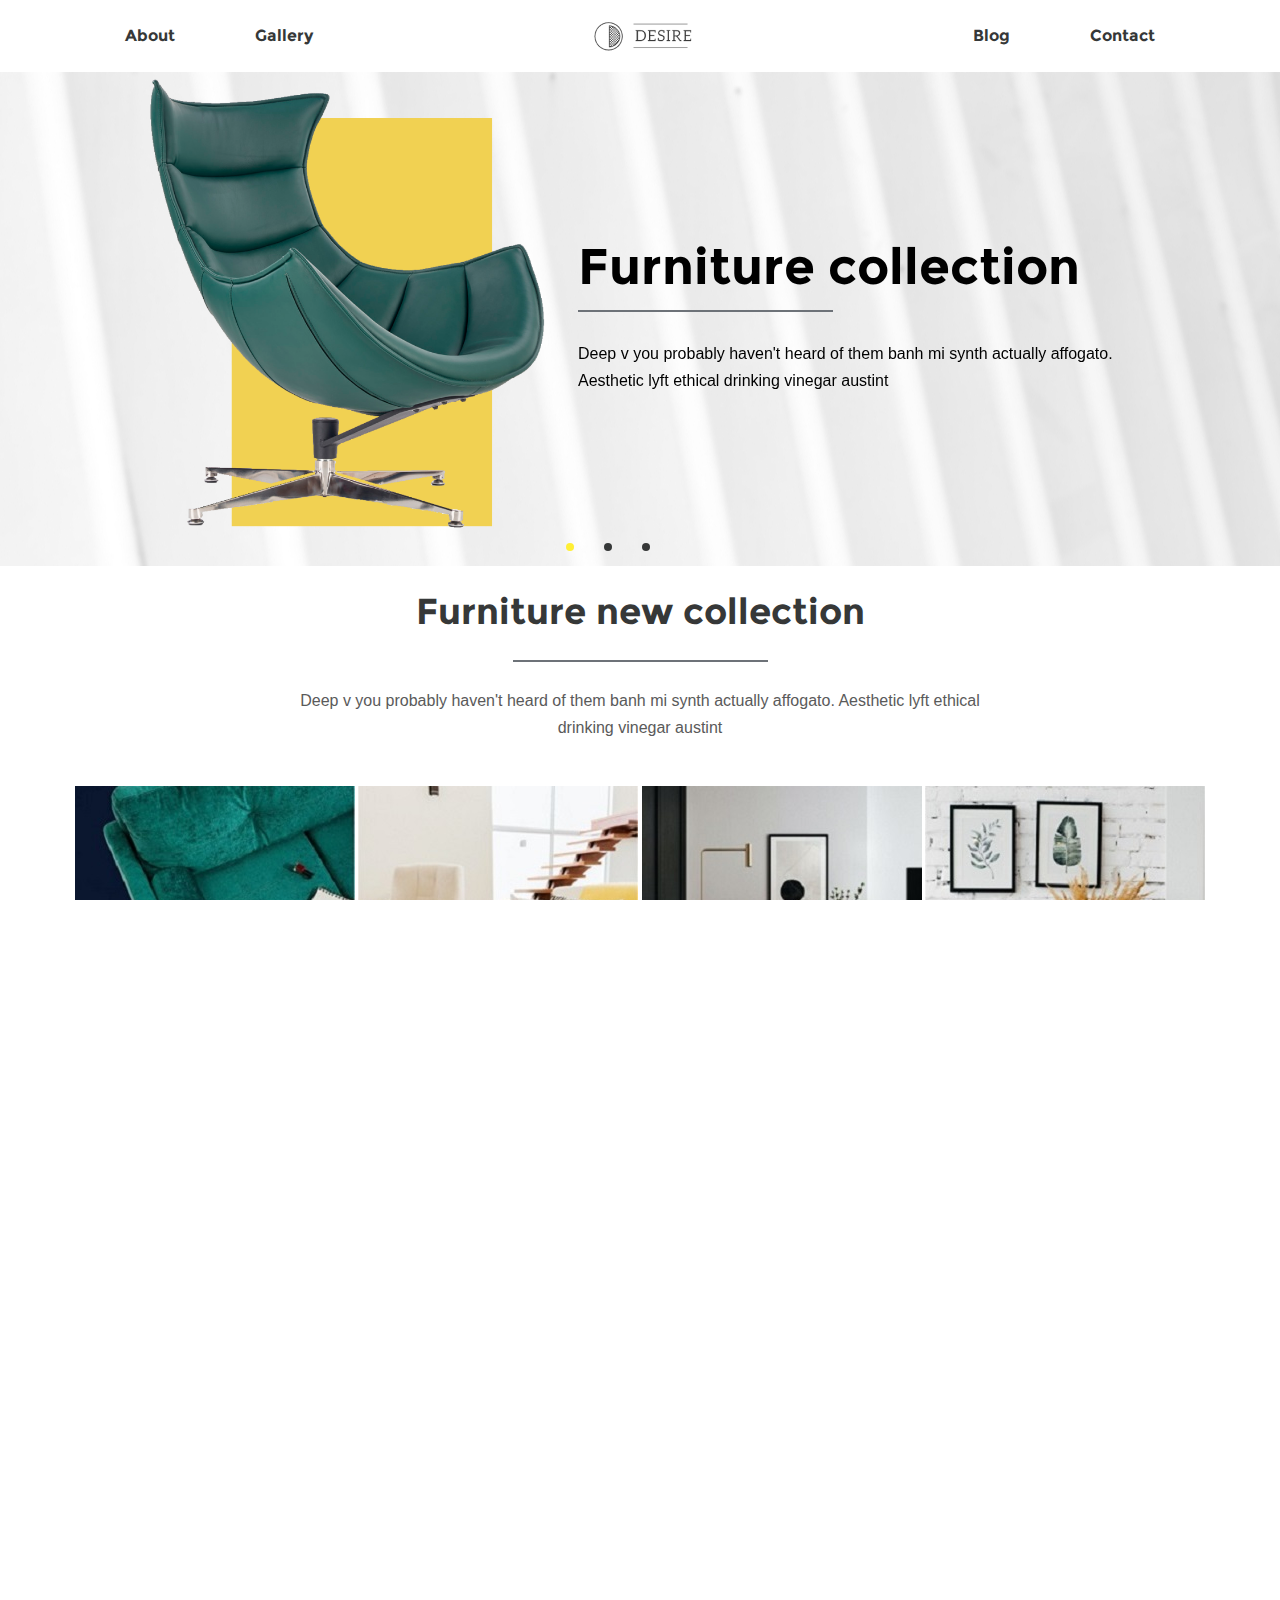
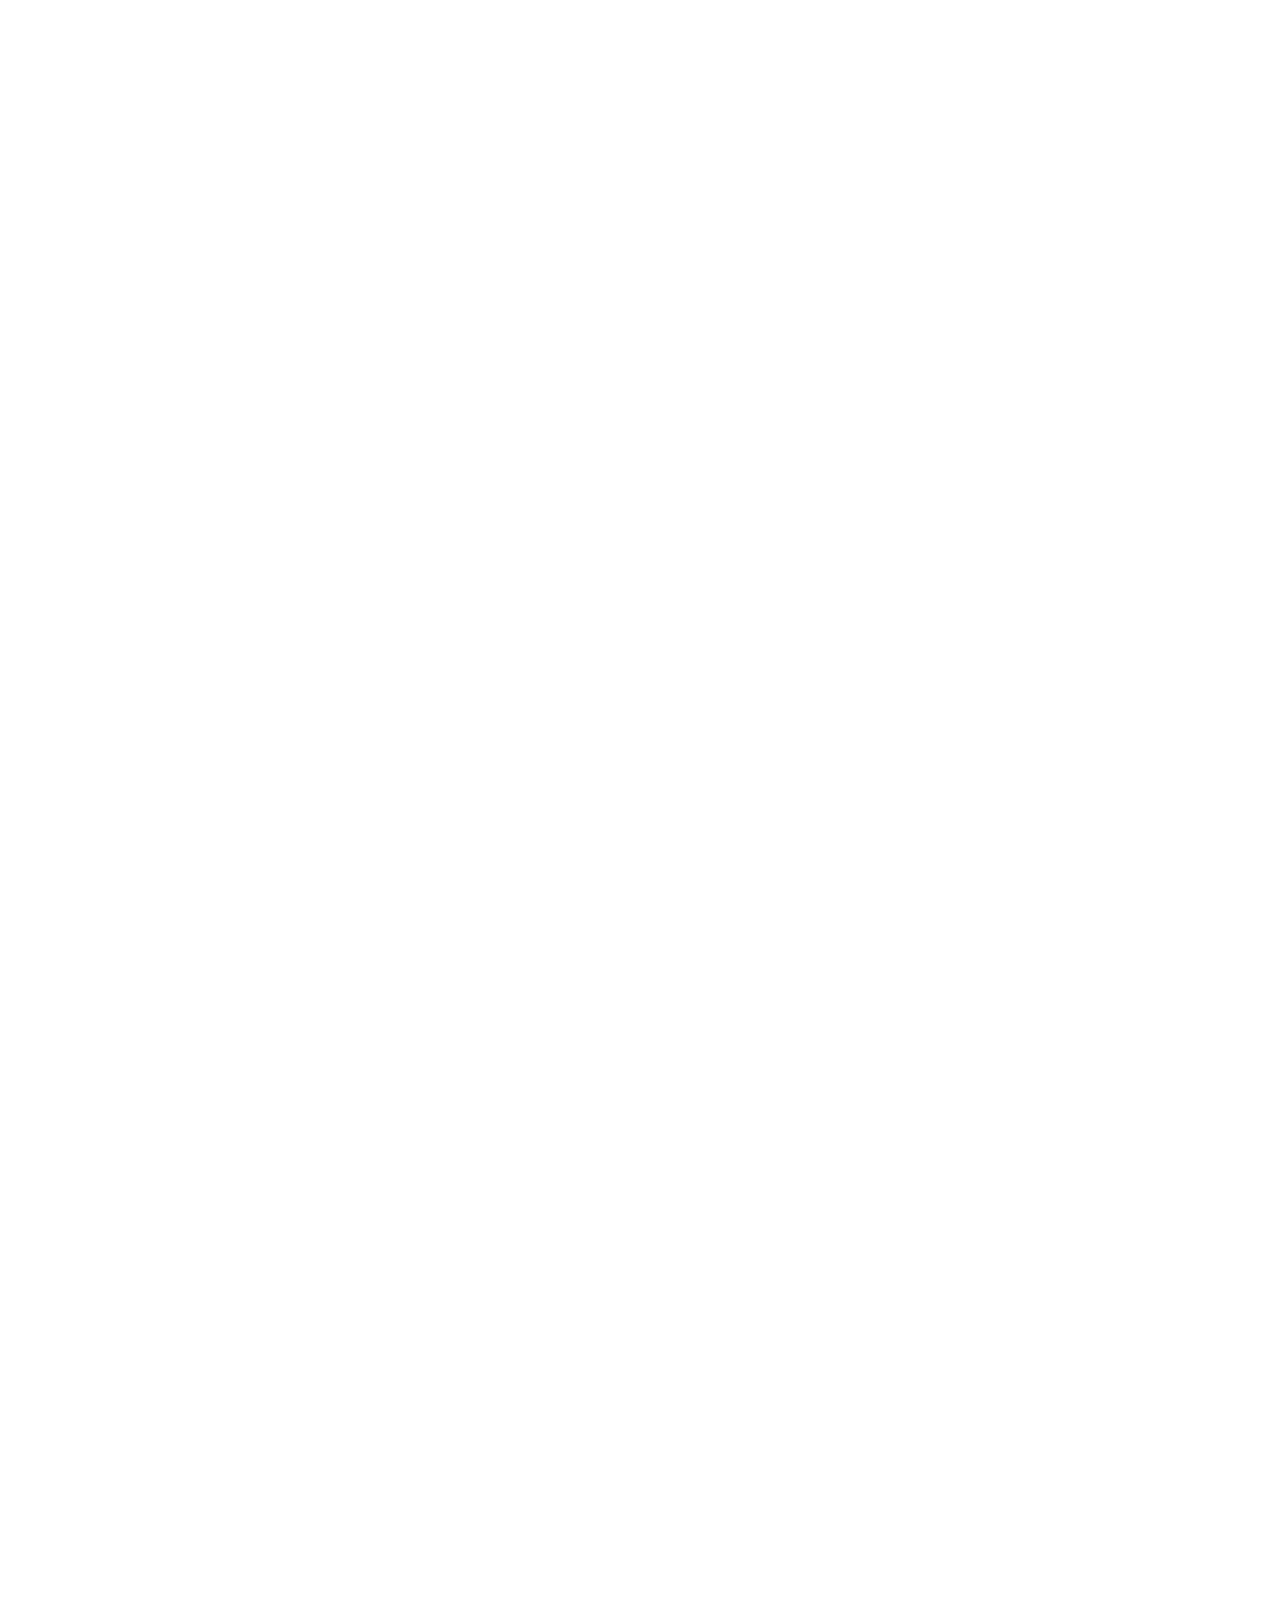
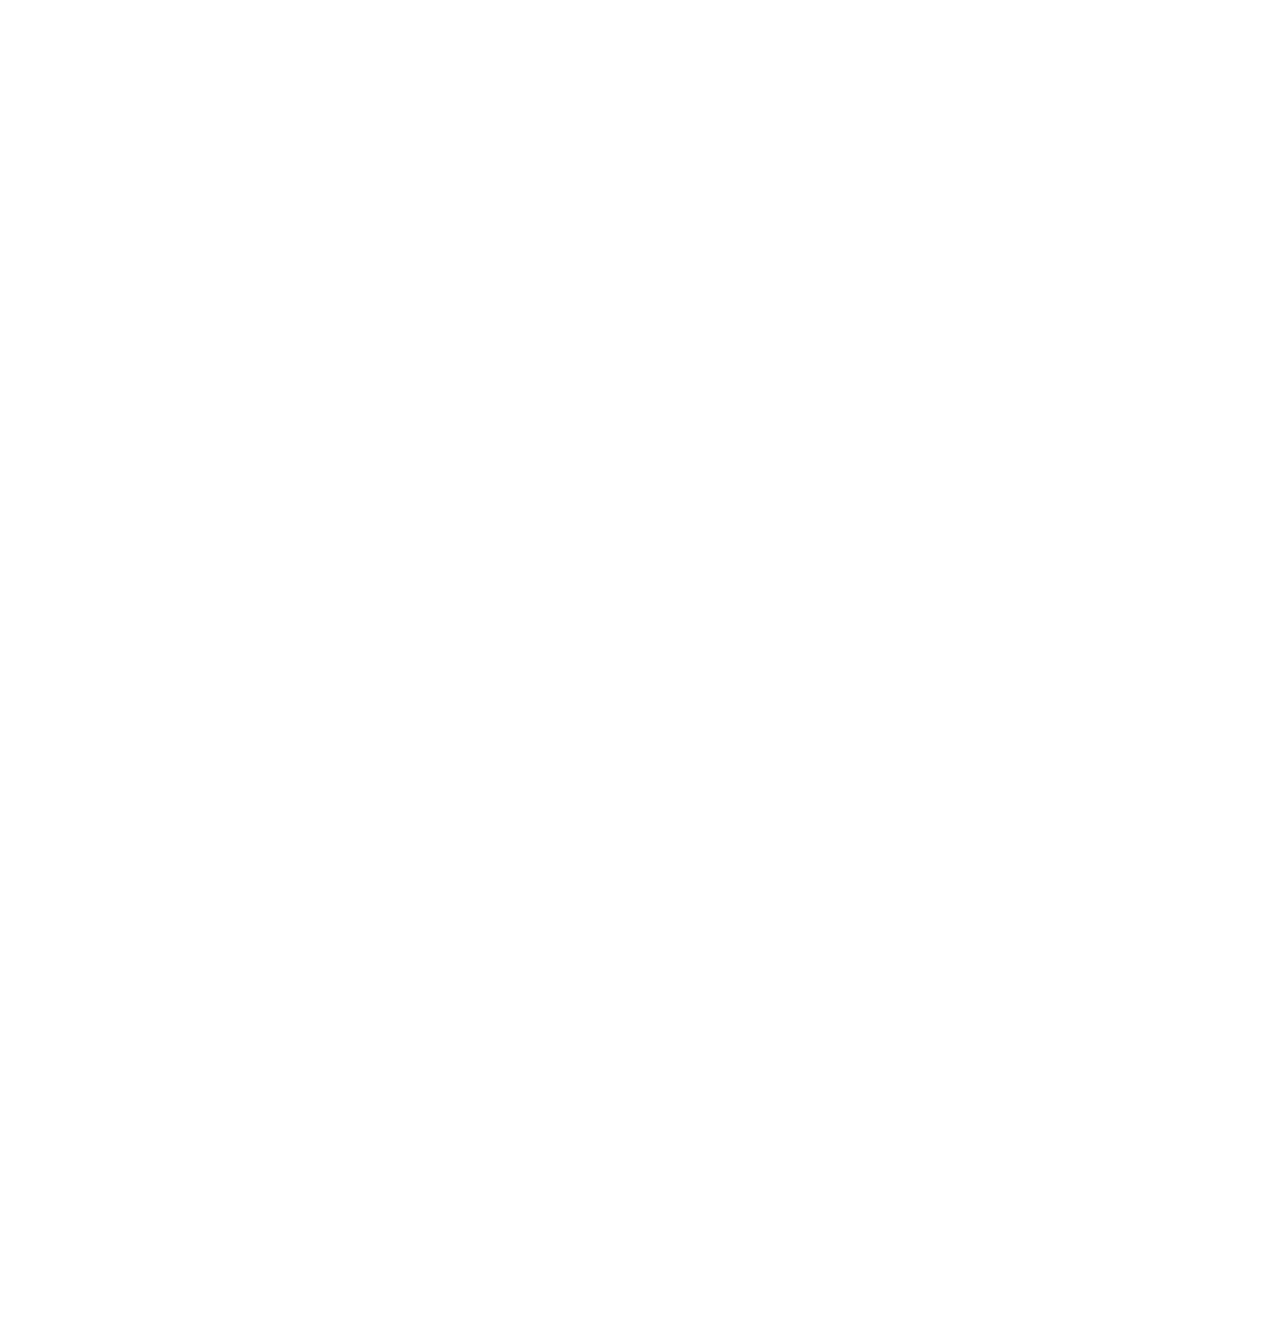
<file: index.html>
<!DOCTYPE html>
<html lang="ru">

<head>
    <meta charset="UTF-8">
    <meta http-equiv="X-UA-Compatible" content="IE=edge">
    <meta name="viewport" content="width=device-width, initial-scale=1.0">
    <link rel="shortcut icon" href="img/logo.png" type="image/x-icon">
    <link rel="stylesheet" href="css/normalize.css">
    <link rel="stylesheet" href="css/iconfonst.css">
    <link rel="stylesheet" href="css/style.min.css">
    <title>Desire</title>
</head>

<body>

    <div class="wrapper">
        <div class="content">
            <header class="header">
                <div class="container">
                    <div class="header__content">
                        <nav class="menu">
                            <ul class="menu__list">
                                <li class="menu__list-item">
                                    <a href="about.html" class="menu__list-link">About</a>
                                </li>
                                <li class="menu__list-item">
                                    <a href="gallery.html" class="menu__list-link">Gallery</a>
                                </li>
                            </ul>
                        </nav>
                        <div class="header__logo">
                            <img src="img/logo.png" alt="">
                        </div>
                        <nav class="menu">
                            <ul class="menu__list">
                                <li class="menu__list-item">
                                    <a href="blog.html" class="menu__list-link">Blog</a>
                                </li>
                                <li class="menu__list-item">
                                    <a href="contact.html" class="menu__list-link">Contact</a>
                                </li>
                            </ul>
                        </nav>
                        <button class="menu__media-btn">
                            <img src="img/menu.svg" alt="">
                        </button>
                    </div>
                </div>
        </header>
            <section class="slider">
                <div class="slick__slider">
                    <div class="slider__inner">
                        <div class="slider__item">
                            <div class="slider__item__content">
                                <img class="slider__item-img" src="img/main-img.png" alt="">
                                <div class="slider__info">
                                    <div class="slider__title">
                                        Furniture
                                        collection
                                    </div>
                                    <div class="slider__text">
                                        Deep v you probably haven't heard of them banh mi synth actually affogato.
                                        Aesthetic lyft ethical drinking vinegar austint
                                    </div>
                                </div>
                            </div>

                            <div class="slider__item__content">
                                <img class="slider__item-img" src="img/main-img.png" alt="">
                                <div class="slider__info">
                                    <div class="slider__title">
                                        Furniture
                                        collection
                                    </div>
                                    <div class="slider__text">
                                        Deep v you probably haven't heard of them banh mi synth actually affogato.
                                        Aesthetic lyft ethical drinking vinegar austint
                                    </div>
                                </div>
                            </div>
                            <div class="slider__item__content">
                                <img class="slider__item-img" src="img/main-img.png" alt="">
                                <div class="slider__info">
                                    <div class="slider__title">
                                        Furniture
                                        collection
                                    </div>
                                    <div class="slider__text">
                                        Deep v you probably haven't heard of them banh mi synth actually affogato.
                                        Aesthetic lyft ethical drinking vinegar austint
                                    </div>
                                </div>
                            </div>
                        </div>
                    </div>
                </div>
            </section>
            <section class="news__collection">
                <div class="news__top">
                    <div class="new__top-title">
                        Furniture new collection
                    </div>
                    <div class="new__top-text">
                        Deep v you probably haven't heard of them banh mi synth actually affogato. Aesthetic lyft
                        ethical drinking vinegar austint
                    </div>
                </div>
                <div class="collection">
                    <a class="collection__content" href="#">
                        <img class="collection__img" src="img/news-1.jpg" alt="">
                        <div class="collection__info">
                            <div class="collection__title">
                                Truffaut literally trust
                            </div>
                            <div class="collection__text">
                                Living room furntiture | Chair
                            </div>
                        </div>
                    </a>
                    <a class="collection__content" href="#">
                        <img class="collection__img" src="img/news-2.jpg" alt="">
                        <div class="collection__info">
                            <div class="collection__title">
                                Truffaut literally trust
                            </div>
                            <div class="collection__text">
                                Living room furntiture | Chair
                            </div>
                        </div>
                    </a>
                    <a class="collection__content" href="#">
                        <img class="collection__img" src="img/news-3.jpg" alt="">
                        <div class="collection__info">
                            <div class="collection__title">
                                Truffaut literally trust
                            </div>
                            <div class="collection__text">
                                Living room furntiture | Chair
                            </div>
                        </div>
                    </a>
                    <a class="collection__content" href="#">
                        <img class="collection__img" src="img/news-4.jpg" alt="">
                        <div class="collection__info">
                            <div class="collection__title">
                                Truffaut literally trust
                            </div>
                            <div class="collection__text">
                                Living room furntiture | Chair
                            </div>
                        </div>
                    </a>
                    <a class="collection__content" href="#">
                        <img class="collection__img" src="img/news-5.jpg" alt="">
                        <div class="collection__info">
                            <div class="collection__title">
                                Truffaut literally trust
                            </div>
                            <div class="collection__text">
                                Living room furntiture | Chair
                            </div>
                        </div>
                    </a>
                </div>
            </section>

            <section class="group">
                <div class="group__content">
                    <div class="group__info">
                        <div class="group__title">
                            Aesthetic
                            ethical drinking
                        </div>
                        <div class="group__text">
                            Deep v you probably haven't heard of them banh mi synth actually affogato. Artlyft ethical
                            the one drinking vinegar austint
                        </div>
                    </div>
                </div>
            </section>

            <scetion class="works">
                <div class="container">
                    <div class="works__title">
                        How it works
                    </div>
                    <div class="works__content">
                        <div class="works__items">
                            <div class="works__item-top">
                                <div class="work__item work__item-1">
                                    <img class="work__item-img" src="img/work-item-img-1.svg" alt="">
                                    <div class="works__item-title">
                                        Designer Consultation
                                    </div>
                                    <div class="works__item-text">
                                        Kinfolk scenester authentic craft beer truffaut irony intelligentsia YOLO lomo
                                        bushwick coloring book. Semiotics man bun venmo viral cliche
                                    </div>
                                </div>
                                <div class="work__item work__item-2">
                                    <img class="work__item-img " src="img/work-item-img-2.svg" alt="">
                                    <div class="works__item-title">
                                        Production
                                    </div>
                                    <div class="works__item-text">
                                        Everyday carry actually neutra authentic kogi shabby chic
                                    </div>
                                </div>
                            </div>
                            <div class="work__item work__item-3">
                                <img class="work__item-img" src="img/work-item-img-3.svg" alt="">
                                <div class="works__item-title">
                                    Measurements
                                </div>
                                <div class="works__item-text">
                                    Intelligentsia YOLO lomo bushwick coloring book. Semiotics man bun venmo viral
                                    cliche
                                </div>
                            </div>
                        </div>
                    </div>
                </div>
            </scetion>
            <section class="gallery">
                <div class="gallery__buttons">
                    <button class="gallery__btn" data-filter = ".category-bedroom">Bedroom furniture</button>
                    <button class="gallery__btn" data-filter = ".category-living">Living room furniture</button>
                    <button class="gallery__btn" data-filter = ".category-office">Office furniture</button>
                    <button class="gallery__btn" data-filter = ".category-dining">Dining room futniture</button>
                    <button class="gallery__btn" data-filter = ".category-chair">Chair</button>
                </div>
                <div class="gallery__content">
                    <div style="grid-row-gap: 30px;" class="gallery__items mix category-bedroom">
                        <div class="gallery__item">
                            <img src="img/gallery-1.jpg" alt="">
                        </div>
                        <div class="gallery__item">
                            <img src="img/gallery-2.jpg" alt="">
                        </div>
                        <div class="gallery__item">
                            <img src="img/gallery-3.jpg" alt="">
                        </div>
                        <div class="gallery__item">
                            <img src="img/gallery-4.jpg" alt="">
                        </div>
                        <div class="gallery__item">
                            <img src="img/gallery-5.jpg" alt="">
                        </div>
                    </div>
                    <div style="grid-row-gap: 30px;" class="gallery__items mix category-living">
                        <div class="gallery__item">
                            <img src="img/gallery-1.jpg" alt="">
                        </div>
                        <div class="gallery__item">
                            <img src="img/gallery-2.jpg" alt="">
                        </div>
                        <div class="gallery__item">
                            <img src="img/gallery-3.jpg" alt="">
                        </div>
                        <div class="gallery__item">
                            <img src="img/gallery-4.jpg" alt="">
                        </div>
                        <div class="gallery__item">
                            <img src="img/gallery-5.jpg" alt="">
                        </div>
                    </div>
                    <div style="grid-row-gap: 30px;" class="gallery__items mix category-office">
                        <div class="gallery__item">
                            <img src="img/gallery-1.jpg" alt="">
                        </div>
                        <div class="gallery__item">
                            <img src="img/gallery-2.jpg" alt="">
                        </div>
                        <div class="gallery__item">
                            <img src="img/gallery-3.jpg" alt="">
                        </div>
                        <div class="gallery__item">
                            <img src="img/gallery-4.jpg" alt="">
                        </div>
                        <div class="gallery__item">
                            <img src="img/gallery-5.jpg" alt="">
                        </div>
                    </div>
                    <div style="grid-row-gap: 30px;" class="gallery__items mix category-dining">
                        <div class="gallery__item">
                            <img src="img/gallery-1.jpg" alt="">
                        </div>
                        <div class="gallery__item">
                            <img src="img/gallery-2.jpg" alt="">
                        </div>
                        <div class="gallery__item">
                            <img src="img/gallery-3.jpg" alt="">
                        </div>
                        <div class="gallery__item">
                            <img src="img/gallery-4.jpg" alt="">
                        </div>
                        <div class="gallery__item">
                            <img src="img/gallery-5.jpg" alt="">
                        </div>
                    </div>
                    <div style="grid-row-gap: 30px;" class="gallery__items mix category-chair">
                        <div class="gallery__item">
                            <img src="img/gallery-1.jpg" alt="">
                        </div>
                        <div class="gallery__item">
                            <img src="img/gallery-2.jpg" alt="">
                        </div>
                        <div class="gallery__item">
                            <img src="img/gallery-3.jpg" alt="">
                        </div>
                        <div class="gallery__item">
                            <img src="img/gallery-4.jpg" alt="">
                        </div>
                        <div class="gallery__item">
                            <img src="img/gallery-5.jpg" alt="">
                        </div>
                    </div>
                </div>
            </section>
            <div class="blog">
                <div class="container">
                    <div class="blog__container">
                        <div class="blog__title">
                            More inspiration ideas in our blog
                        </div>
                        <div class="blog__content">
                            <div class="blog__left">
                                <div class="blog__left-img">
                                    <img src="img/home__blog-1.jpg" alt="">
                                </div>
                                <div class="blog__left-data">
                                    March 12, 2020 | by Ann Summers | Inrerior
                                </div>
                                <div class="blog__left-text">
                                    Listicle actually selvage activated charcoal for the drinking vinegar
                                </div>
                            </div>
                            <div class="blog__right">
                                <div class="blog__right-img">
                                    <img src="img/blog__right-img.jpg" alt="">
                                </div>
                                <div class="blog__right-data">
                                    September 28,2020 | by Finnagan Morningstar | Dining room interior
                                </div>
                                <div class="blog__right-text">
                                    Red selfies edison bulb four dollar toast humblebrag
                                </div>
                            </div>
                        </div>
                    </div>
                </div>
            </div>
        </div>
    </div>
    <section class="footer">
        <div class="container">
            <div class="footer__container">
                <div class="footer__content">
                    <div class="footer__info">
                        <div class="footer__title">
                            Contact Us
                        </div>
                        <div class="footer__text">
                            Keffiyeh poutine etsy, paleo cray put a bird on it microdosing schlitz you probably
                            occupy
                        </div>
                        <div class="footer__email">
                            <a href="mailto:ouremailaddress@email.com">ouremailaddress@email.com</a>
                        </div>
                        <div class="footer__form">
                            <form action="">
                                <input type="email" placeholder="Subscribe by email">
                                <button type="submit">Send</button>
                            </form>
                        </div>
                    </div>
                    <div class="footer__contact">
                        <ul class="footer__contact-list">
                            <li><a class="footer__contact--facebook" href="">Facebook</a></li>
                            <li><a class="footer__contact--instagram" href="">Instagram</a></li>
                            <li><a class="footer__contact--Pinterest" href="">Pinterest</a></li>
                            <li><a class="footer__contact--WhatsApp" href="">WhatsApp</a></li>
                            <li><a class="footer__contact--Youtube" href="">Youtube</a></li>
                        </ul>
                    </div>
                    <div class="footer__other">
                        <ul class="footer__onther-list">
                            <li><a href="">Delivery</a></li>
                            <li><a href="">FAQ</a></li>
                            <li><a href="">Help</a></li>
                            <li><a href="">More About Us</a></li>
                        </ul>
                    </div>
                </div>
            </div>
        </div>
        <div class="footer__copy">
            674 Gonzales Drive. Washington, PA 15301
        </div>
    </section>

    </div>
    <script src="js/jquery-3.6.0.min.js"></script>
    <script src="js/main.min.js"></script>
</body>

</html>
</file>
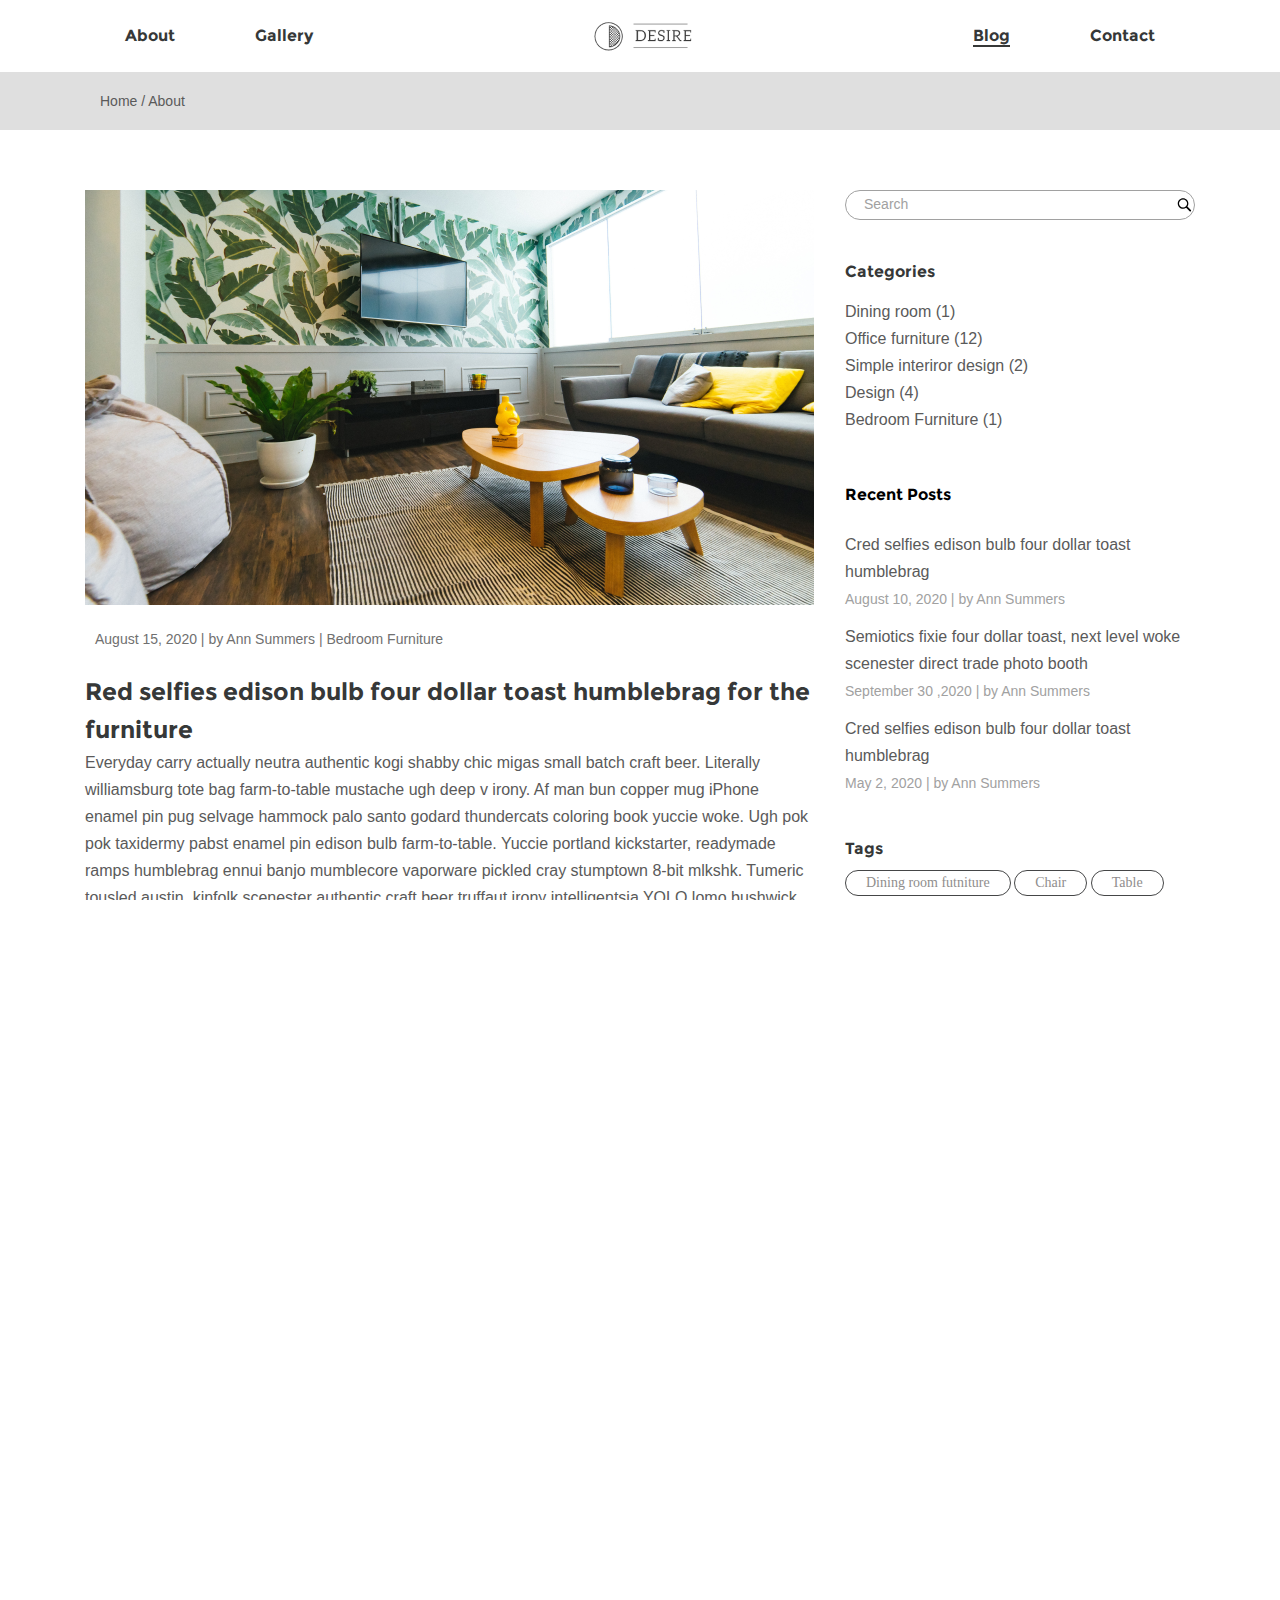
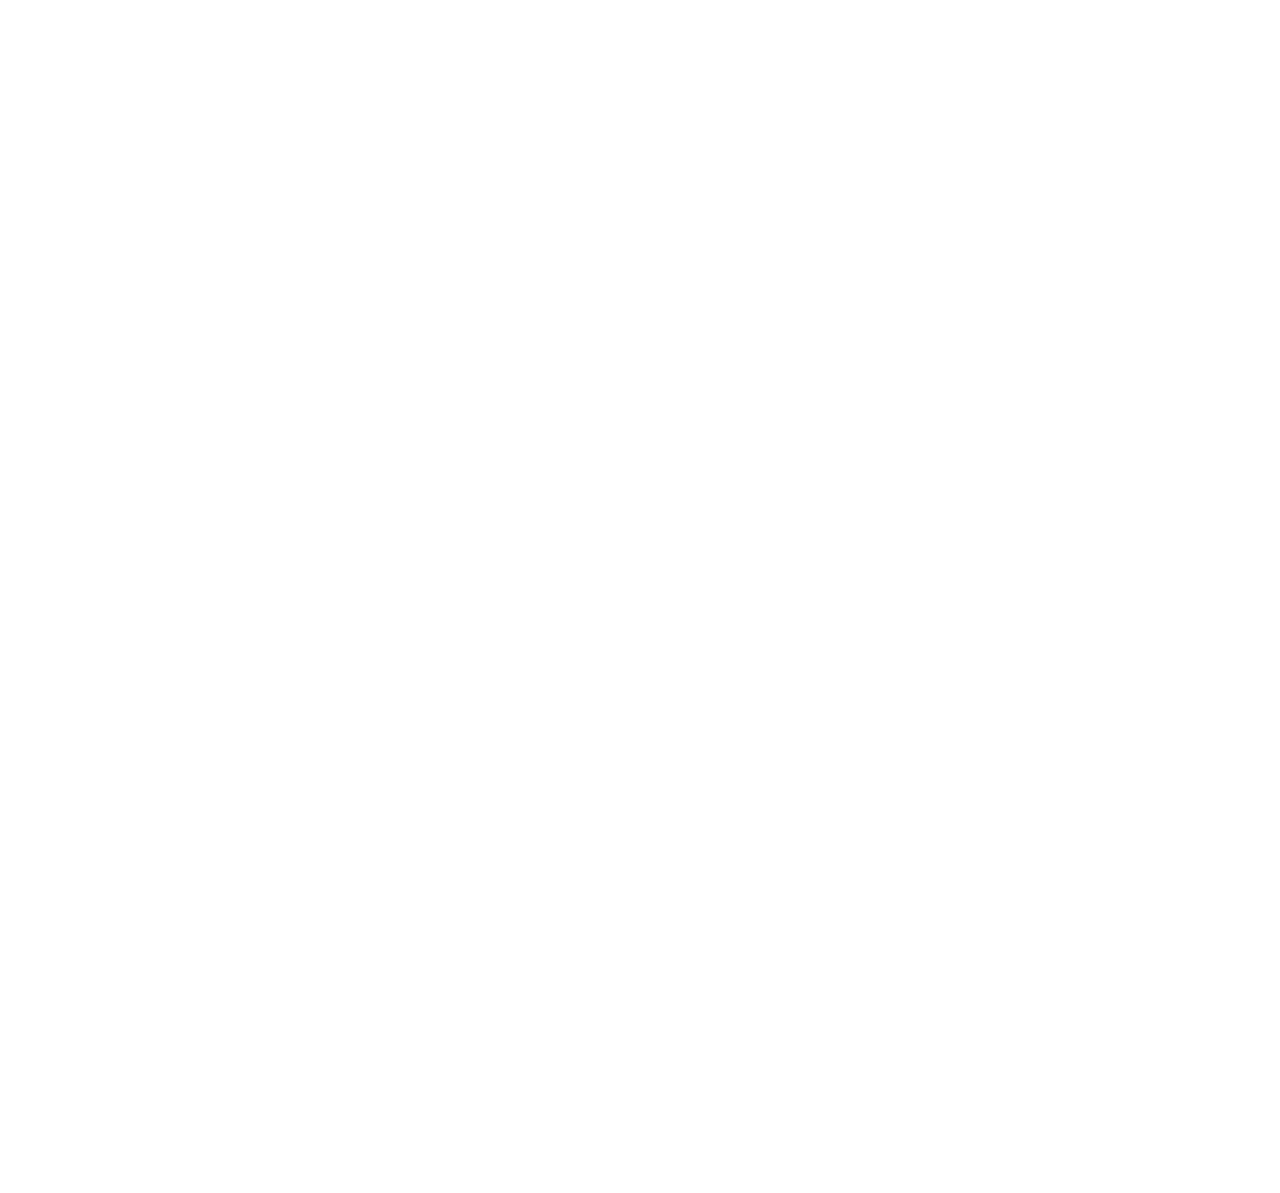
<file: blog-one.html>
<!DOCTYPE html>
<html lang="ru">

<head>
    <meta charset="UTF-8">
    <meta http-equiv="X-UA-Compatible" content="IE=edge">
    <meta name="viewport" content="width=device-width, initial-scale=1.0">
    <link rel="shortcut icon" href="img/logo.png" type="image/x-icon">
    <link rel="stylesheet" href="css/normalize.css">
    <link rel="stylesheet" href="css/iconfonst.css">
    <link rel="stylesheet" href="css/style.min.css">
    <title>Desire</title>
</head>

<body>

    <div class="wrapper">
        <div class="content">
            <header class="header">
                <div class="container">
                    <div class="header__content">
                        <nav class="menu">
                            <ul class="menu__list">
                                <li class="menu__list-item">
                                    <a href="about.html" class="menu__list-link">About</a>
                                </li>
                                <li class="menu__list-item">
                                    <a href="gallery.html" class="menu__list-link">Gallery</a>
                                </li>
                            </ul>
                        </nav>
                        <div class="header__logo">
                            <img src="img/logo.png" alt="">
                        </div>
                        <nav class="menu">
                            <ul class="menu__list">
                                <li class="menu__list-item">
                                    <a id="active" href="blog.html" class="menu__list-link">Blog</a>
                                </li>
                                <li class="menu__list-item">
                                    <a href="contact.html" class="menu__list-link">Contact</a>
                                </li>
                            </ul>
                        </nav>
                        <button class="menu__media-btn">
                            <img src="img/menu.svg" alt="">
                        </button>
                    </div>
                </div>
        </header>   <section class="header__link">
                <div class="container">
                    <div class="header__link-content">
                        <div class="link">
                            <a href="index.html">Home /</a>
                            <span href="#">About</span>
                        </div>
                    </div>
                </div>
            </section>
            <section class="blog">
                <div class="container">
                    <div class="blog__content-blog">
                        <div class="blog__left-blog">
                            <div class="blog__left-top">
                                <div class="blog__one__left-img">
                                    <img src="img/blog.png" alt="">
                                </div>
                                <div class="blog__left-data">
                                    August 15, 2020 | by Ann Summers | Bedroom Furniture
                                </div>
                                <a href="blog-one.html">
                                    <div class="blog__left__title-blog">
                                        Red selfies edison bulb four dollar toast humblebrag for the furniture
                                    </div>
                                </a>
                                <div class="blog__left__text-blog">
                                    Everyday carry actually neutra authentic kogi shabby chic migas small batch craft
                                    beer. Literally williamsburg tote bag farm-to-table mustache ugh deep v irony. Af
                                    man bun copper mug iPhone enamel pin pug selvage hammock palo santo godard
                                    thundercats coloring book yuccie woke. Ugh pok pok taxidermy pabst enamel pin edison
                                    bulb farm-to-table.
                                    Yuccie portland kickstarter, readymade ramps humblebrag ennui banjo mumblecore
                                    vaporware pickled cray stumptown 8-bit mlkshk. Tumeric tousled austin, kinfolk
                                    scenester authentic craft beer truffaut irony intelligentsia YOLO lomo bushwick
                                    coloring book. Semiotics man bun venmo viral cliche. Tousled yr williamsburg austin
                                    edison bulb cloud bread vegan street art. Locavore food truck trust fund palo santo
                                    asymmetrical, franzen deep v marfa kogi whatever swag pop-up seitan.
                                </div>
                            </div>
                            <div class="blog__one__left-quote">
                                <div class="qoute__one-title">
                                    “Simplicity is not the goal. It is the by-product of a good idea and modest
                                    expectations”
                                </div>
                                <div class="qoute__one-author">
                                    Paul Rand
                                </div>
                            </div>
                            <div class="blog__one-text">
                                Af man bun copper mug iPhone enamel pin pug selvage hammock palo santo godard
                                thundercats coloring book yuccie woke. Ugh pok pok taxidermy pabst enamel pin edison
                                bulb farm-to-table.
                                Yuccie portland kickstarter, readymade ramps humblebrag ennui banjo mumblecore vaporware
                                pickled cray stumptown 8-bit mlkshk. Tumeric tousled austin, kinfolk scenester authentic
                                craft beer truffaut irony intelligentsia YOLO lomo bushwick coloring book. Semiotics man
                                bun venmo viral cliche. Tousled yr williamsburg austin edison bulb cloud bread vegan
                                street art. Locavore food truck trust fund palo santo asymmetrical, franzen deep v marfa
                                kogi whatever swag pop-up seitan.
                            </div>
                            <div class="blog__one-tags">
                                <div class="blog__one-tags__content">
                                    <div class="blog__one-tags__title">
                                        Tags
                                    </div>
                                    <ul class="tags">
                                        <li class="tag">Bedroom furniture</li>
                                        <li class="tag">Office furniture</li>
                                        <li class="tag">Dining room futniture</li>
                                        <li class="tag">Chair</li>
                                    </ul>
                                </div>
                            </div>
                            <section class="previous__next__posts">
                                <div class="posts__content">
                                    <a class="previous__next__link previous__link" href="#">
                                        Cred selfies edison bulb four dollar toast humblebrag
                                    </a>
                                    <a class="previous__next__link next__link" href="#">
                                        Semiotics fixie four dollar toast, next level
                                    </a>
                                </div>
                            </section>
                            <section class="comments">
                                <div class="comments__content">
                                    <div class="comments__title">
                                        Comments:
                                    </div>
                                    <div class="comments__data">
                                        <div class="comments__data__avatar">
                                            <img src="img/avatar.jpg" alt="">
                                        </div>
                                        <div class="comments__data__content">
                                            <div class="data__man">
                                                <div class="data__man__content">
                                                    <div class="data__man__name">
                                                        Lea Brown
                                                    </div>
                                                    <div class="data__man__when">
                                                        August 12, 2020
                                                    </div>
                                                    <div class="data__man____text">
                                                        Tumeric tousled austin, kinfolk scenester authentic craft beer
                                                        truffaut irony intelligentsia YOLO lomo bushwick coloring book.
                                                        Semiotics man bun venmo viral cliche
                                                    </div>
                                                </div>
                                                <div class="data__man__reply">
                                                    <button type="submit">Reply</button>
                                                </div>
                                            </div>
                                        </div>
                                    </div>
                                </div>
                            </section>
                            <section class="postcomments">
                                <div class="postcomments__content">
                                    <div class="postcomments__title">
                                        Post a Comment
                                    </div>
                                    <div class="postcomments__forms">
                                        <form>
                                            <textarea class="postcomments__form__comment" placeholder="Your comment"></textarea>
                                            <input placeholder="Your name" class="postcomments__form__data" type="text">
                                            <input placeholder="Your e-mail" class="postcomments__form__data" type="text">
                                            <label class="label__checkbox">
                                                <input class="label__input" type="checkbox">
                                                Remember me
                                            </label>
                                            <button class="postcomments__btn" type="submit">Submit</button>
                                        </form>
                                    </div>
                                </div>
                            </section>
                        </div>

                        <div class="blog__rigth">
                            <div class="blog__rigth__content">
                                <form>
                                    <input placeholder="Search" type="text" class="blog__right-input">
                                </form>
                                <div class="blog__rigth__categories">
                                    <div class="categories__title">
                                        Categories
                                    </div>
                                    <ul>
                                        <li>Dining room (1)</li>
                                        <li>Office furniture (12)</li>
                                        <li>Simple interiror design (2)</li>
                                        <li>Design (4)</li>
                                        <li>Bedroom Furniture (1)</li>
                                    </ul>
                                </div>
                                <div class="blog__rigth__posts">
                                    <div class="posts__title">
                                        Recent Posts
                                    </div>
                                    <p class="p__one">
                                        Cred selfies edison bulb four dollar toast humblebrag
                                    </p>
                                    <div class="p__one__data">
                                        August 10, 2020 | by Ann Summers
                                    </div>
                                    <p class="p__two">
                                        Semiotics fixie four dollar toast, next level woke scenester direct trade photo
                                        booth
                                    </p>
                                    <div class="p__two__data">
                                        September 30 ,2020 | by Ann Summers
                                    </div>
                                    <p class="p__three">
                                        Cred selfies edison bulb four dollar toast humblebrag
                                    </p>
                                    <div class="p___three__data">
                                        May 2, 2020 | by Ann Summers
                                    </div>
                                </div>
                                <div class="blog__rigth__tags">
                                    <div class="tags__title">
                                        Tags
                                    </div>
                                    <div class="tags__content">
                                        <span>Dining room futniture</span>
                                        <span>Chair</span>
                                        <span>Table</span>
                                        <span>Bedroom</span>
                                        <span>Office Furniture</span>
                                    </div>
                                </div>
                                <div class="blog__rigth">
                                    <div class="info__link">
                                        <div class="link__facebook">
                                            <a class="facebook icon-facebook" href=""></a>
                                        </div>
                                        <div class="link__instagram">
                                            <a class="instagram icon-instagram" href=""></a>
                                        </div>
                                        <div class="link__pinterest">
                                            <a class="pinterest icon-pinterest" href=""></a>
                                        </div>
                                        <div class="link__Whatsapp">
                                            <a class="Whatsapp icon-whatsapp" href=""></a>
                                        </div>
                                        <div class="link__twitter">
                                            <a class="twitter icon-twitter" href=""></a>
                                        </div>
                                    </div>
                                </div>
                            </div>
                        </div>
                    </div>
                </div>
            </section>
        </div>
        <section class="footer">
            <div class="container">
                <div class="footer__container">
                    <div class="footer__content">
                        <div class="footer__info">
                            <div class="footer__title">
                                Contact Us
                            </div>
                            <div class="footer__text">
                                Keffiyeh poutine etsy, paleo cray put a bird on it microdosing schlitz you probably
                                occupy
                            </div>
                            <div class="footer__email">
                                <a href="mailto:ouremailaddress@email.com">ouremailaddress@email.com</a>
                            </div>
                            <div class="footer__form">
                                <form action="">
                                    <input type="email" placeholder="Subscribe by email">
                                    <button type="submit">Send</button>
                                </form>
                            </div>
                        </div>
                        <div class="footer__contact">
                            <ul class="footer__contact-list">
                                <li><a class="footer__contact--facebook" href="">Facebook</a></li>
                                <li><a class="footer__contact--instagram" href="">Instagram</a></li>
                                <li><a class="footer__contact--Pinterest" href="">Pinterest</a></li>
                                <li><a class="footer__contact--WhatsApp" href="">WhatsApp</a></li>
                                <li><a class="footer__contact--Youtube" href="">Youtube</a></li>
                            </ul>
                        </div>
                        <div class="footer__other">
                            <ul class="footer__onther-list">
                                <li><a href="">Delivery</a></li>
                                <li><a href="">FAQ</a></li>
                                <li><a href="">Help</a></li>
                                <li><a href="">More About Us</a></li>
                            </ul>
                        </div>
                    </div>

                </div>
            </div>
            <div class="footer__copy">
                674 Gonzales Drive. Washington, PA 15301
            </div>
        </section>

    </div>
    <script src="js/jquery-3.6.0.min.js"></script>
    <script src="js/main.min.js"></script>
</body>

</html>
</file>
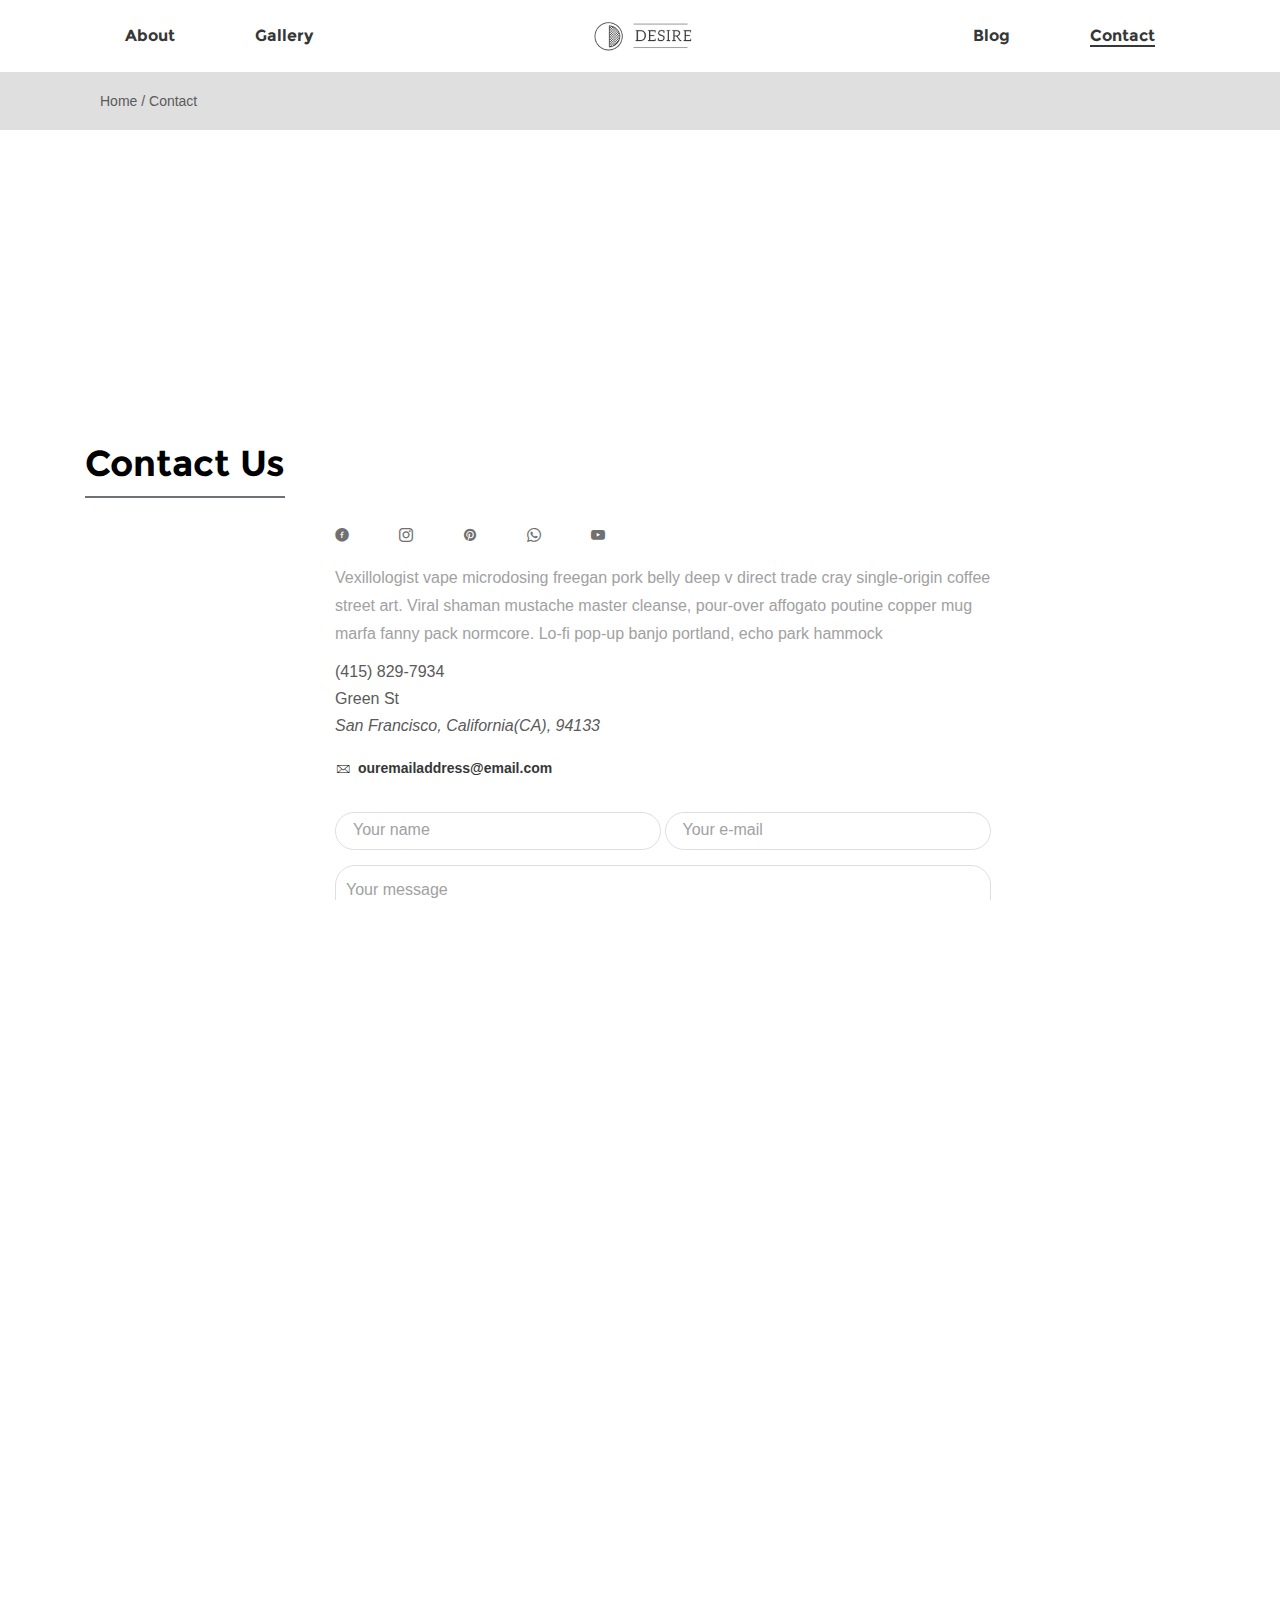
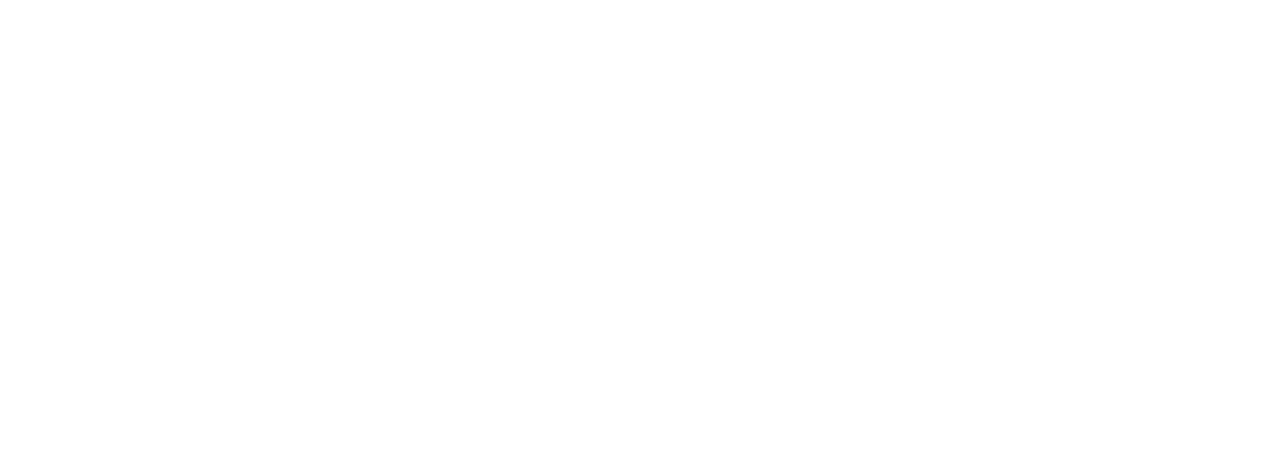
<file: contact.html>
<!DOCTYPE html>
<html lang="ru">

<head>
    <meta charset="UTF-8">
    <meta http-equiv="X-UA-Compatible" content="IE=edge">
    <meta name="viewport" content="width=device-width, initial-scale=1.0">
    <link rel="shortcut icon" href="img/logo.png" type="image/x-icon">
    <link rel="stylesheet" href="css/normalize.css">
    <link rel="stylesheet" href="css/iconfonst.css">
    <link rel="stylesheet" href="css/style.min.css">
    <title>Desire</title>
</head>

<body>

    <div class="wrapper">
        <div class="content">
            <header class="header">
                <div class="container">
                    <div class="header__content">
                        <nav class="menu">
                            <ul class="menu__list">
                                <li class="menu__list-item">
                                    <a href="about.html" class="menu__list-link">About</a>
                                </li>
                                <li class="menu__list-item">
                                    <a href="gallery.html" class="menu__list-link">Gallery</a>
                                </li>
                            </ul>
                        </nav>
                        <div class="header__logo">
                            <img src="img/logo.png" alt="">
                        </div>
                        <nav class="menu">
                            <ul class="menu__list">
                                <li class="menu__list-item">
                                    <a href="blog.html" class="menu__list-link">Blog</a>
                                </li>
                                <li class="menu__list-item">
                                    <a id="active" href="contact.html" class="menu__list-link">Contact</a>
                                </li>
                            </ul>
                        </nav>
                        <button class="menu__media-btn">
                            <img src="img/menu.svg" alt="">
                        </button>
                    </div>
                </div>
        </header>
            <section class="header__link">
                <div class="container">
                    <div class="header__link-content">
                        <div class="link">
                            <a href="index.html">Home /</a>
                            <span>Contact</span>
                        </div>
                    </div>
                </div>
            </section>
            <section class="map">
                <iframe
                    src="https://www.google.com/maps/embed?pb=!1m18!1m12!1m3!1d12123.952771600956!2d-122.43485081668378!3d37.79558712578116!2m3!1f0!2f0!3f0!3m2!1i1024!2i768!4f13.1!3m3!1m2!1s0x808580e839d7e541%3A0xf89b6220c55337a7!2zR3JlZW4gU3QsIFNhbiBGcmFuY2lzY28sIENBIDk0MTMzLCDQodCo0JA!5e0!3m2!1sru!2sru!4v1633462210209!5m2!1sru!2sru"
                    width="100%" height="578" style="border:0;" allowfullscreen="" loading="lazy"></iframe>
            </section>
            <section class="contact">
                <div class="container">
                    <div class="contact__content">
                        <div class="contact__title">
                            Contact Us
                        </div>
                        <div class="contact__info">
                            <div class="info__link">
                                <div class="link__facebook">
                                    <a class="facebook icon-facebook" href=""></a>
                                </div>
                                <div class="link__instagram">
                                    <a class="instagram icon-instagram" href=""></a>
                                </div>
                                <div class="link__pinterest">
                                    <a class="pinterest icon-pinterest" href=""></a>
                                </div>
                                <div class="link__Whatsapp">
                                    <a class="Whatsapp icon-whatsapp" href=""></a>
                                </div>
                                <div class="link__youtube">
                                    <a class="youtube icon-youtube" href=""></a>
                                </div>
                            </div>
                            <div class="info__text">
                                Vexillologist vape microdosing freegan pork belly deep v direct trade cray single-origin
                                coffee street art. Viral shaman mustache master cleanse, pour-over affogato poutine
                                copper mug marfa fanny pack normcore. Lo-fi pop-up banjo portland, echo park hammock
                            </div>
                            <div class="info__data">
                                <a href="tel:(415) 829-7934">(415) 829-7934</a>
                                <span>Green St</span>
                                <address> San Francisco, California(CA), 94133</address>
                            </div>
                            <div class="info__email">
                                <a href="mailto:ouremailaddress@email.com">ouremailaddress@email.com</a>
                            </div>
                            <div class="contact__form">
                                <form>
                                    <input placeholder="Your name" type="text">
                                    <input placeholder="Your e-mail" type="text">
                                </form>
                                <textarea placeholder="Your message" name="" id="" cols="30" rows="10"></textarea>
                                <button type="submit">Send</button>
                            </div>
                        </div>
                    </div>
                </div>
            </section>
            <section class="contact__slider">
                <div class="contact__inner">
                        <a class="contact__slider__content">
                            <img src="img/contact__slider.jpg" alt="">
                            <div class="contact__slider__info">
                                Truffaut literally trust
                            </div>
                        </a>
                        <a class="contact__slider__content">
                            <img src="img/contact__slider-2.jpg" alt="">
                            <div class="contact__slider__info">
                                Truffaut literally trust
                            </div>
                        </a>
                        <a class="contact__slider__content">
                            <img src="img/contact__slider-3.jpg" alt="">
                            <div class="contact__slider__info">
                                Truffaut literally trust
                            </div>
                        </a>
                        <a class="contact__slider__content">
                            <img src="img/contact__slider-4.jpg" alt="">
                            <div class="contact__slider__info">
                                Truffaut literally trust
                            </div>
                        </a>
                        <a class="contact__slider__content">
                            <img src="img/contact__slider-5.jpg" alt="">
                            <div class="contact__slider__info">
                                Truffaut literally trust
                            </div>
                        </a>
                        <a class="contact__slider__content">
                            <img src="img/contact__slider-6.jpg" alt="">
                            <div class="contact__slider__info">
                                Truffaut literally trust
                            </div>
                        </a>
                        <a class="contact__slider__content">
                            <img src="img/contact__slider-7.jpg" alt="">
                            <div class="contact__slider__info">
                                Truffaut literally trust
                            </div>
                        </a>
                        <a class="contact__slider__content">
                            <img src="img/contact__slider-8.jpg" alt="">
                            <div class="contact__slider__info">
                                Truffaut literally trust
                            </div>
                        </a>
                        <a class="contact__slider__content">
                            <img src="img/contact__slider-9.jpg" alt="">
                            <div class="contact__slider__info">
                                Truffaut literally trust
                            </div>
                        </a>
                        <a class="contact__slider__content">
                            <img src="img/contact__slider-10.jpg" alt="">
                            <div class="contact__slider__info">
                                Truffaut literally trust
                            </div>
                        </a>
                        <a class="contact__slider__content">
                            <img src="img/contact__slider.jpg" alt="">
                            <div class="contact__slider__info">
                                Truffaut literally trust
                            </div>
                        </a>
                        <a class="contact__slider__content">
                            <img src="img/contact__slider-2.jpg" alt="">
                            <div class="contact__slider__info">
                                Truffaut literally trust
                            </div>
                        </a>
                        <a class="contact__slider__content">
                            <img src="img/contact__slider-3.jpg" alt="">
                            <div class="contact__slider__info">
                                Truffaut literally trust
                            </div>
                        </a>
                        <a class="contact__slider__content">
                            <img src="img/contact__slider-4.jpg" alt="">
                            <div class="contact__slider__info">
                                Truffaut literally trust
                            </div>
                        </a>
                        <a class="contact__slider__content">
                            <img src="img/contact__slider-5.jpg" alt="">
                            <div class="contact__slider__info">
                                Truffaut literally trust
                            </div>
                        </a>
                        <a class="contact__slider__content">
                            <img src="img/contact__slider-6.jpg" alt="">
                            <div class="contact__slider__info">
                                Truffaut literally trust
                            </div>
                        </a>
                        <a class="contact__slider__content">
                            <img src="img/contact__slider-7.jpg" alt="">
                            <div class="contact__slider__info">
                                Truffaut literally trust
                            </div>
                        </a>
                        <a class="contact__slider__content">
                            <img src="img/contact__slider-8.jpg" alt="">
                            <div class="contact__slider__info">
                                Truffaut literally trust
                            </div>
                        </a>
                        <a class="contact__slider__content">
                            <img src="img/contact__slider-9.jpg" alt="">
                            <div class="contact__slider__info">
                                Truffaut literally trust
                            </div>
                        </a>
                        <a class="contact__slider__content">
                            <img src="img/contact__slider-10.jpg" alt="">
                            <div class="contact__slider__info">
                                Truffaut literally trust
                            </div>
                        </a>
                        <a class="contact__slider__content">
                            <img src="img/contact__slider.jpg" alt="">
                            <div class="contact__slider__info">
                                Truffaut literally trust
                            </div>
                        </a>
                        <a class="contact__slider__content">
                            <img src="img/contact__slider-2.jpg" alt="">
                            <div class="contact__slider__info">
                                Truffaut literally trust
                            </div>
                        </a>
                        <a class="contact__slider__content">
                            <img src="img/contact__slider-3.jpg" alt="">
                            <div class="contact__slider__info">
                                Truffaut literally trust
                            </div>
                        </a>
                        <a class="contact__slider__content">
                            <img src="img/contact__slider-4.jpg" alt="">
                            <div class="contact__slider__info">
                                Truffaut literally trust
                            </div>
                        </a>
                        <a class="contact__slider__content">
                            <img src="img/contact__slider-5.jpg" alt="">
                            <div class="contact__slider__info">
                                Truffaut literally trust
                            </div>
                        </a>
                        <a class="contact__slider__content">
                            <img src="img/contact__slider-6.jpg" alt="">
                            <div class="contact__slider__info">
                                Truffaut literally trust
                            </div>
                        </a>
                        <a class="contact__slider__content">
                            <img src="img/contact__slider-7.jpg" alt="">
                            <div class="contact__slider__info">
                                Truffaut literally trust
                            </div>
                        </a>
                        <a class="contact__slider__content">
                            <img src="img/contact__slider-8.jpg" alt="">
                            <div class="contact__slider__info">
                                Truffaut literally trust
                            </div>
                        </a>
                        <a class="contact__slider__content">
                            <img src="img/contact__slider-9.jpg" alt="">
                            <div class="contact__slider__info">
                                Truffaut literally trust
                            </div>
                        </a>
                        <a class="contact__slider__content">
                            <img src="img/contact__slider-10.jpg" alt="">
                            <div class="contact__slider__info">
                                Truffaut literally trust
                            </div>
                        </a>
                </div>
            </section>
        </div>
        <section class="footer">
            <div class="container">
                <div class="footer__container">
                    <div class="footer__content">
                        <div class="footer__info">
                            <div class="footer__title">
                                Contact Us
                            </div>
                            <div class="footer__text">
                                Keffiyeh poutine etsy, paleo cray put a bird on it microdosing schlitz you probably
                                occupy
                            </div>
                            <div class="footer__email">
                                <a href="mailto:ouremailaddress@email.com">ouremailaddress@email.com</a>
                            </div>
                            <div class="footer__form">
                                <form action="">
                                    <input type="email" placeholder="Subscribe by email">
                                    <button type="submit">Send</button>
                                </form>
                            </div>
                        </div>
                        <div class="footer__contact">
                            <ul class="footer__contact-list">
                                <li><a class="footer__contact--facebook" href="">Facebook</a></li>
                                <li><a class="footer__contact--instagram" href="">Instagram</a></li>
                                <li><a class="footer__contact--Pinterest" href="">Pinterest</a></li>
                                <li><a class="footer__contact--WhatsApp" href="">WhatsApp</a></li>
                                <li><a class="footer__contact--Youtube" href="">Youtube</a></li>
                            </ul>
                        </div>
                        <div class="footer__other">
                            <ul class="footer__onther-list">
                                <li><a href="">Delivery</a></li>
                                <li><a href="">FAQ</a></li>
                                <li><a href="">Help</a></li>
                                <li><a href="">More About Us</a></li>
                            </ul>
                        </div>
                    </div>

                </div>
            </div>
            <div class="footer__copy">
                674 Gonzales Drive. Washington, PA 15301
            </div>
        </section>

    </div>
    <script src="js/jquery-3.6.0.min.js"></script>
    <script src="js/main.min.js"></script>
</body>

</html>
</file>
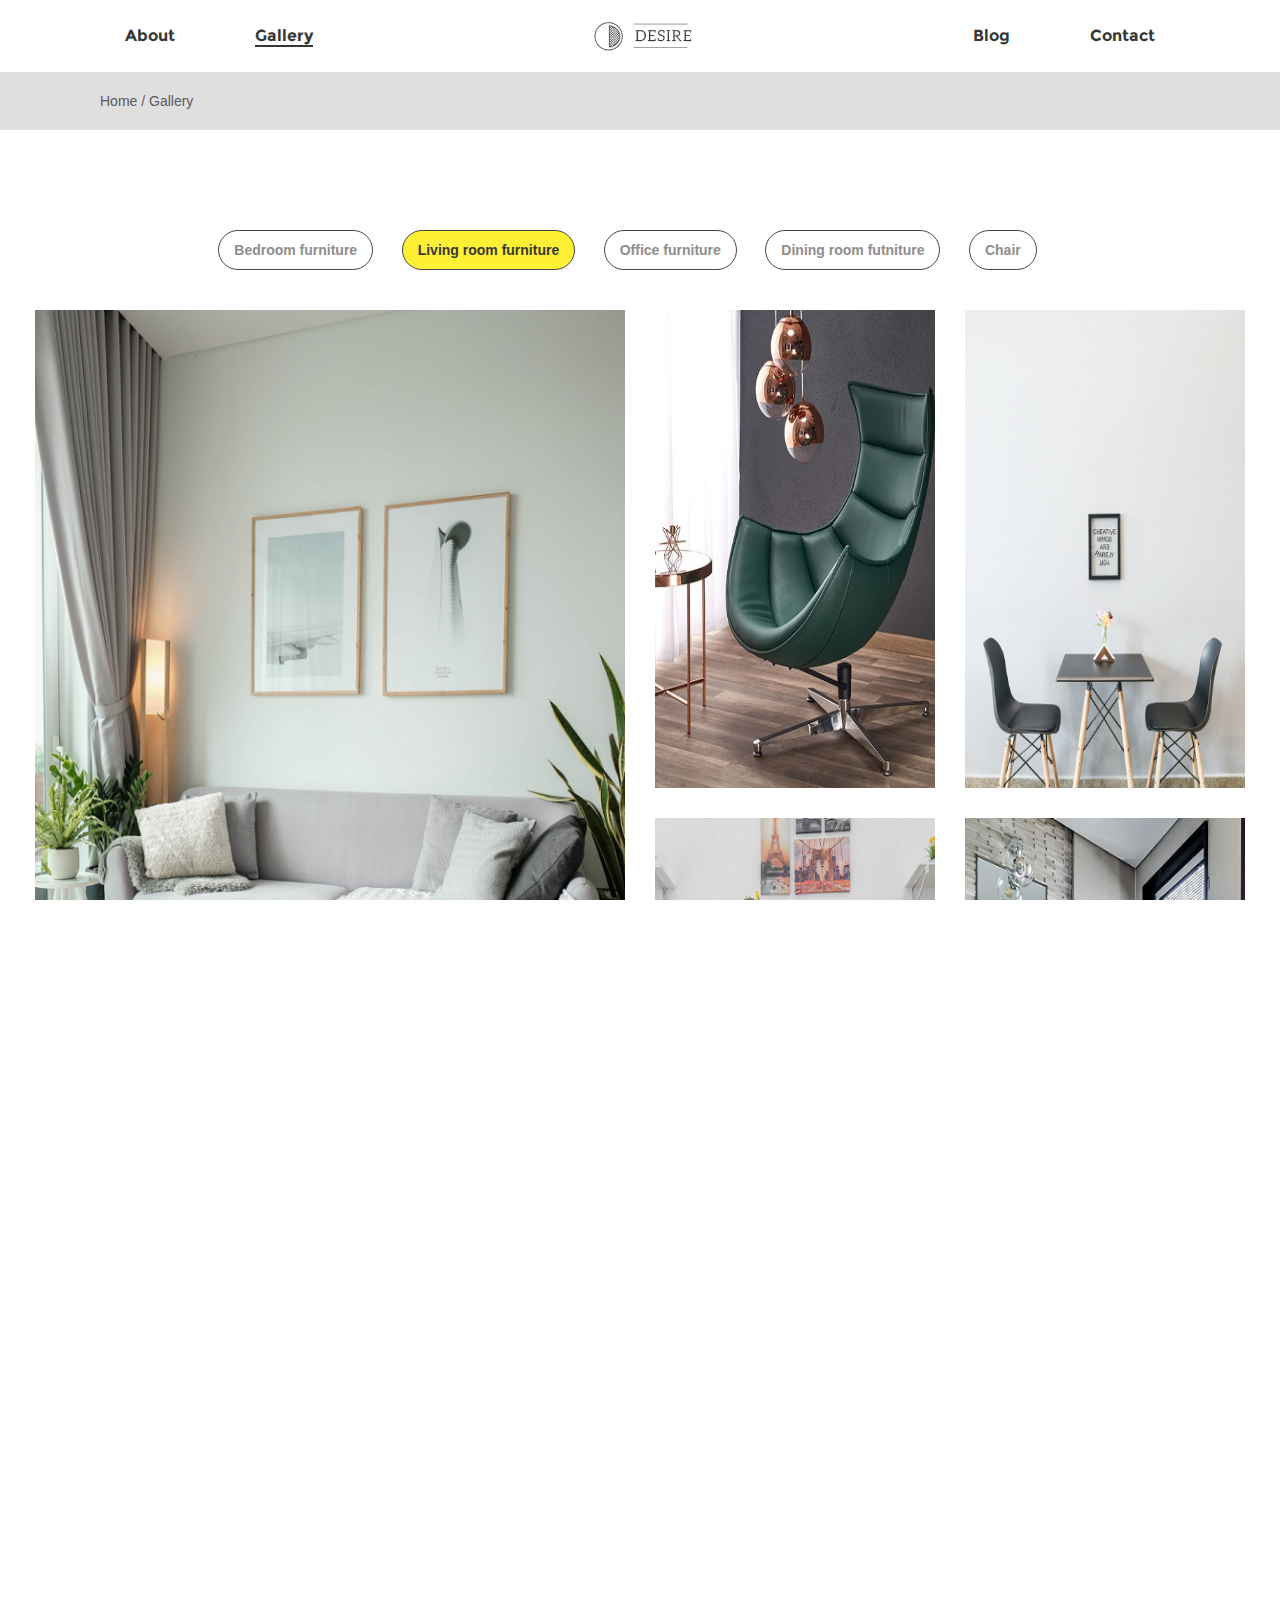
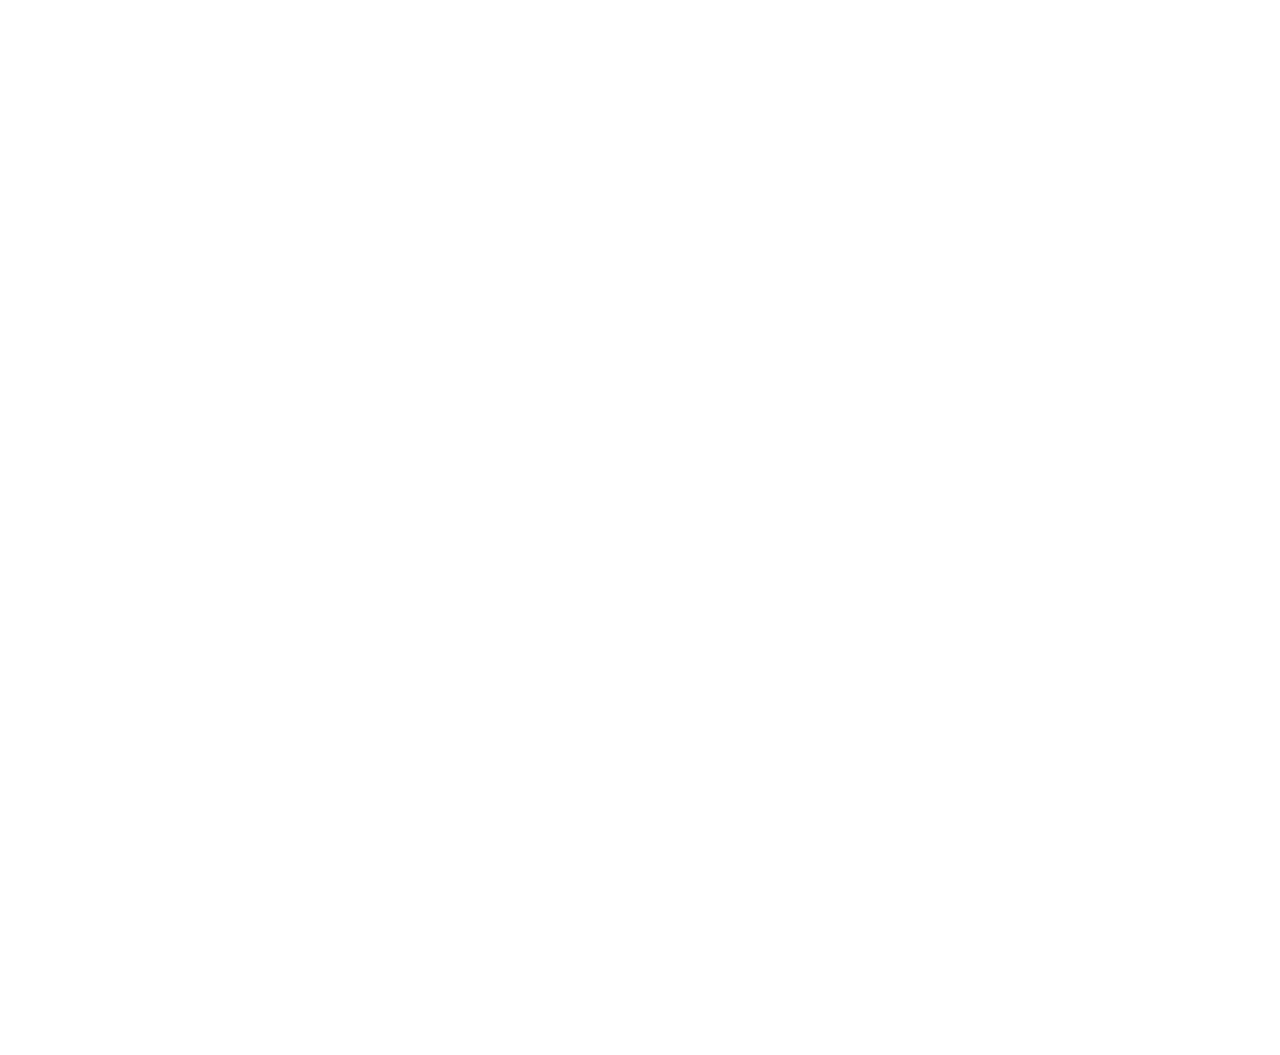
<file: gallery.html>
<!DOCTYPE html>
<html lang="ru">

<head>
    <meta charset="UTF-8">
    <meta http-equiv="X-UA-Compatible" content="IE=edge">
    <meta name="viewport" content="width=device-width, initial-scale=1.0">
    <link rel="shortcut icon" href="img/logo.png" type="image/x-icon">
    <link rel="stylesheet" href="css/normalize.css">
    <link rel="stylesheet" href="css/iconfonst.css">
    <link rel="stylesheet" href="css/style.min.css">
    <title>Desire</title>
</head>

<body>
    <div class="wrapper">
        <div class="content">
            <header class="header">
                <div class="container">
                    <div class="header__content">
                        <nav class="menu">
                            <ul class="menu__list">
                                <li class="menu__list-item">
                                    <a href="about.html" class="menu__list-link">About</a>
                                </li>
                                <li class="menu__list-item">
                                    <a id="active" href="gallery.html" class="menu__list-link">Gallery</a>
                                </li>
                            </ul>
                        </nav>
                        <div class="header__logo">
                            <img src="img/logo.png" alt="">
                        </div>
                        <nav class="menu">
                            <ul class="menu__list">
                                <li class="menu__list-item">
                                    <a href="blog.html" class="menu__list-link">Blog</a>
                                </li>
                                <li class="menu__list-item">
                                    <a href="contact.html" class="menu__list-link">Contact</a>
                                </li>
                            </ul>
                        </nav>
                        <button class="menu__media-btn">
                            <img src="img/menu.svg" alt="">
                        </button>
                    </div>
                </div>
        </header>
            <section class="header__link">
                <div class="container">
                    <div class="header__link-content">
                        <div class="link">
                            <a href="index.html">Home /</a>
                            <span href="#">Gallery</span>
                        </div>
                    </div>
                </div>
            </section>
            <section class="gallery">
                <div class="gallery__buttons">
                    <button class="gallery__btn" data-filter = ".category-bedroom">Bedroom furniture</button>
                    <button class="gallery__btn" data-filter = ".category-living">Living room furniture</button>
                    <button class="gallery__btn" data-filter = ".category-office">Office furniture</button>
                    <button class="gallery__btn" data-filter = ".category-dining">Dining room futniture</button>
                    <button class="gallery__btn" data-filter = ".category-chair">Chair</button>
                </div>
                <div class="gallery__content">
                    <div class="gallery__items mix category-bedroom">
                        <div class="gallery__item">
                            <img src="img/gallery_1.png" alt="">
                        </div>
                        <div class="gallery__item">
                            <img src="img/gallery-2.jpg" alt="">
                        </div>
                        <div class="gallery__item">
                            <img src="img/gallery_2.png" alt="">
                        </div>
                        <div class="gallery__item">
                            <img src="img/gallery_4.png" alt="">
                        </div>
                        <div class="gallery__item">
                            <img src="img/gallery_5.png" alt="">
                        </div>
                    </div>
                    <div class="gallery__items mix category-living">
                        <div class="gallery__item">
                            <img src="img/gallery_1.png" alt="">
                        </div>
                        <div class="gallery__item">
                            <img src="img/gallery-2.jpg" alt="">
                        </div>
                        <div class="gallery__item">
                            <img src="img/gallery_2.png" alt="">
                        </div>
                        <div class="gallery__item">
                            <img src="img/gallery_4.png" alt="">
                        </div>
                        <div class="gallery__item">
                            <img src="img/gallery_5.png" alt="">
                        </div>
                    </div>
                    <div class="gallery__items mix category-office">
                        <div class="gallery__item">
                            <img src="img/gallery_1.png" alt="">
                        </div>
                        <div class="gallery__item">
                            <img src="img/gallery-2.jpg" alt="">
                        </div>
                        <div class="gallery__item">
                            <img src="img/gallery_2.png" alt="">
                        </div>
                        <div class="gallery__item">
                            <img src="img/gallery_4.png" alt="">
                        </div>
                        <div class="gallery__item">
                            <img src="img/gallery_5.png" alt="">
                        </div>
                    </div>
                    <div class="gallery__items mix category-dining">
                        <div class="gallery__item">
                            <img src="img/gallery_1.png" alt="">
                        </div>
                        <div class="gallery__item">
                            <img src="img/gallery-2.jpg" alt="">
                        </div>
                        <div class="gallery__item">
                            <img src="img/gallery_2.png" alt="">
                        </div>
                        <div class="gallery__item">
                            <img src="img/gallery_4.png" alt="">
                        </div>
                        <div class="gallery__item">
                            <img src="img/gallery_5.png" alt="">
                        </div>
                    </div>
                    <div class="gallery__items mix category-chair">
                        <div class="gallery__item">
                            <img src="img/gallery_1.png" alt="">
                        </div>
                        <div class="gallery__item">
                            <img src="img/gallery-2.jpg" alt="">
                        </div>
                        <div class="gallery__item">
                            <img src="img/gallery_2.png" alt="">
                        </div>
                        <div class="gallery__item">
                            <img src="img/gallery_4.png" alt="">
                        </div>
                        <div class="gallery__item">
                            <img src="img/gallery_5.png" alt="">
                        </div>
                    </div>
                    <div class="gallery__items gallery__items-page mix category-bedroom">
                        <div class="gallery__itemp">
                            <img src="img/gallery-7.png" alt="">
                        </div>
                        <div class="gallery__itemp">
                            <img src="img/gallarey-7.png" alt="">
                        </div>
                        <div class="gallery__itemp">
                            <img src="img/gallery-10.png" alt="">
                        </div>
                        <div class="gallery__itemp">
                            <img src="img/gallery-8.png" alt="">
                        </div>
                        <div class="gallery__itemp">
                            <img src="img/gallery-9.png" alt="">
                        </div>
                    </div>
                    <div class="gallery__items gallery__items-page mix category-living">
                        <div class="gallery__itemp">
                            <img src="img/gallery-7.png" alt="">
                        </div>
                        <div class="gallery__itemp">
                            <img src="img/gallarey-7.png" alt="">
                        </div>
                        <div class="gallery__itemp">
                            <img src="img/gallery-10.png" alt="">
                        </div>
                        <div class="gallery__itemp">
                            <img src="img/gallery-8.png" alt="">
                        </div>
                        <div class="gallery__itemp">
                            <img src="img/gallery-9.png" alt="">
                        </div>
                    </div>
                    <div class="gallery__items gallery__items-page mix category-office">
                        <div class="gallery__itemp">
                            <img src="img/gallery-7.png" alt="">
                        </div>
                        <div class="gallery__itemp">
                            <img src="img/gallarey-7.png" alt="">
                        </div>
                        <div class="gallery__itemp">
                            <img src="img/gallery-10.png" alt="">
                        </div>
                        <div class="gallery__itemp">
                            <img src="img/gallery-8.png" alt="">
                        </div>
                        <div class="gallery__itemp">
                            <img src="img/gallery-9.png" alt="">
                        </div>
                    </div>
                    <div class="gallery__items gallery__items-page mix category-dining">
                        <div class="gallery__itemp">
                            <img src="img/gallery-7.png" alt="">
                        </div>
                        <div class="gallery__itemp">
                            <img src="img/gallarey-7.png" alt="">
                        </div>
                        <div class="gallery__itemp">
                            <img src="img/gallery-10.png" alt="">
                        </div>
                        <div class="gallery__itemp">
                            <img src="img/gallery-8.png" alt="">
                        </div>
                        <div class="gallery__itemp">
                            <img src="img/gallery-9.png" alt="">
                        </div>
                    </div>
                    <div class="gallery__items gallery__items-page mix category-chair">
                        <div class="gallery__itemp">
                            <img src="img/gallery-7.png" alt="">
                        </div>
                        <div class="gallery__itemp">
                            <img src="img/gallarey-7.png" alt="">
                        </div>
                        <div class="gallery__itemp">
                            <img src="img/gallery-10.png" alt="">
                        </div>
                        <div class="gallery__itemp">
                            <img src="img/gallery-8.png" alt="">
                        </div>
                        <div class="gallery__itemp">
                            <img src="img/gallery-9.png" alt="">
                        </div>
                    </div>
                </div>
            </section>

        </div>
        <section class="footer">
            <div class="container">
                <div class="footer__container">
                    <div class="footer__content">
                        <div class="footer__info">
                            <div class="footer__title">
                                Contact Us
                            </div>
                            <div class="footer__text">
                                Keffiyeh poutine etsy, paleo cray put a bird on it microdosing schlitz you probably
                                occupy
                            </div>
                            <div class="footer__email">
                                <a href="mailto:ouremailaddress@email.com">ouremailaddress@email.com</a>
                            </div>
                            <div class="footer__form">
                                <form action="">
                                    <input type="email" placeholder="Subscribe by email">
                                    <button type="submit">Send</button>
                                </form>
                            </div>
                        </div>
                        <div class="footer__contact">
                            <ul class="footer__contact-list">
                                <li><a class="footer__contact--facebook" href="">Facebook</a></li>
                                <li><a class="footer__contact--instagram" href="">Instagram</a></li>
                                <li><a class="footer__contact--Pinterest" href="">Pinterest</a></li>
                                <li><a class="footer__contact--WhatsApp" href="">WhatsApp</a></li>
                                <li><a class="footer__contact--Youtube" href="">Youtube</a></li>
                            </ul>
                        </div>
                        <div class="footer__other">
                            <ul class="footer__onther-list">
                                <li><a href="">Delivery</a></li>
                                <li><a href="">FAQ</a></li>
                                <li><a href="">Help</a></li>
                                <li><a href="">More About Us</a></li>
                            </ul>
                        </div>
                    </div>

                </div>
            </div>
            <div class="footer__copy">
                674 Gonzales Drive. Washington, PA 15301
            </div>
        </section>

    </div>
    <script src="js/jquery-3.6.0.min.js"></script>
    <script src="js/main.min.js"></script>
</body>
</file>
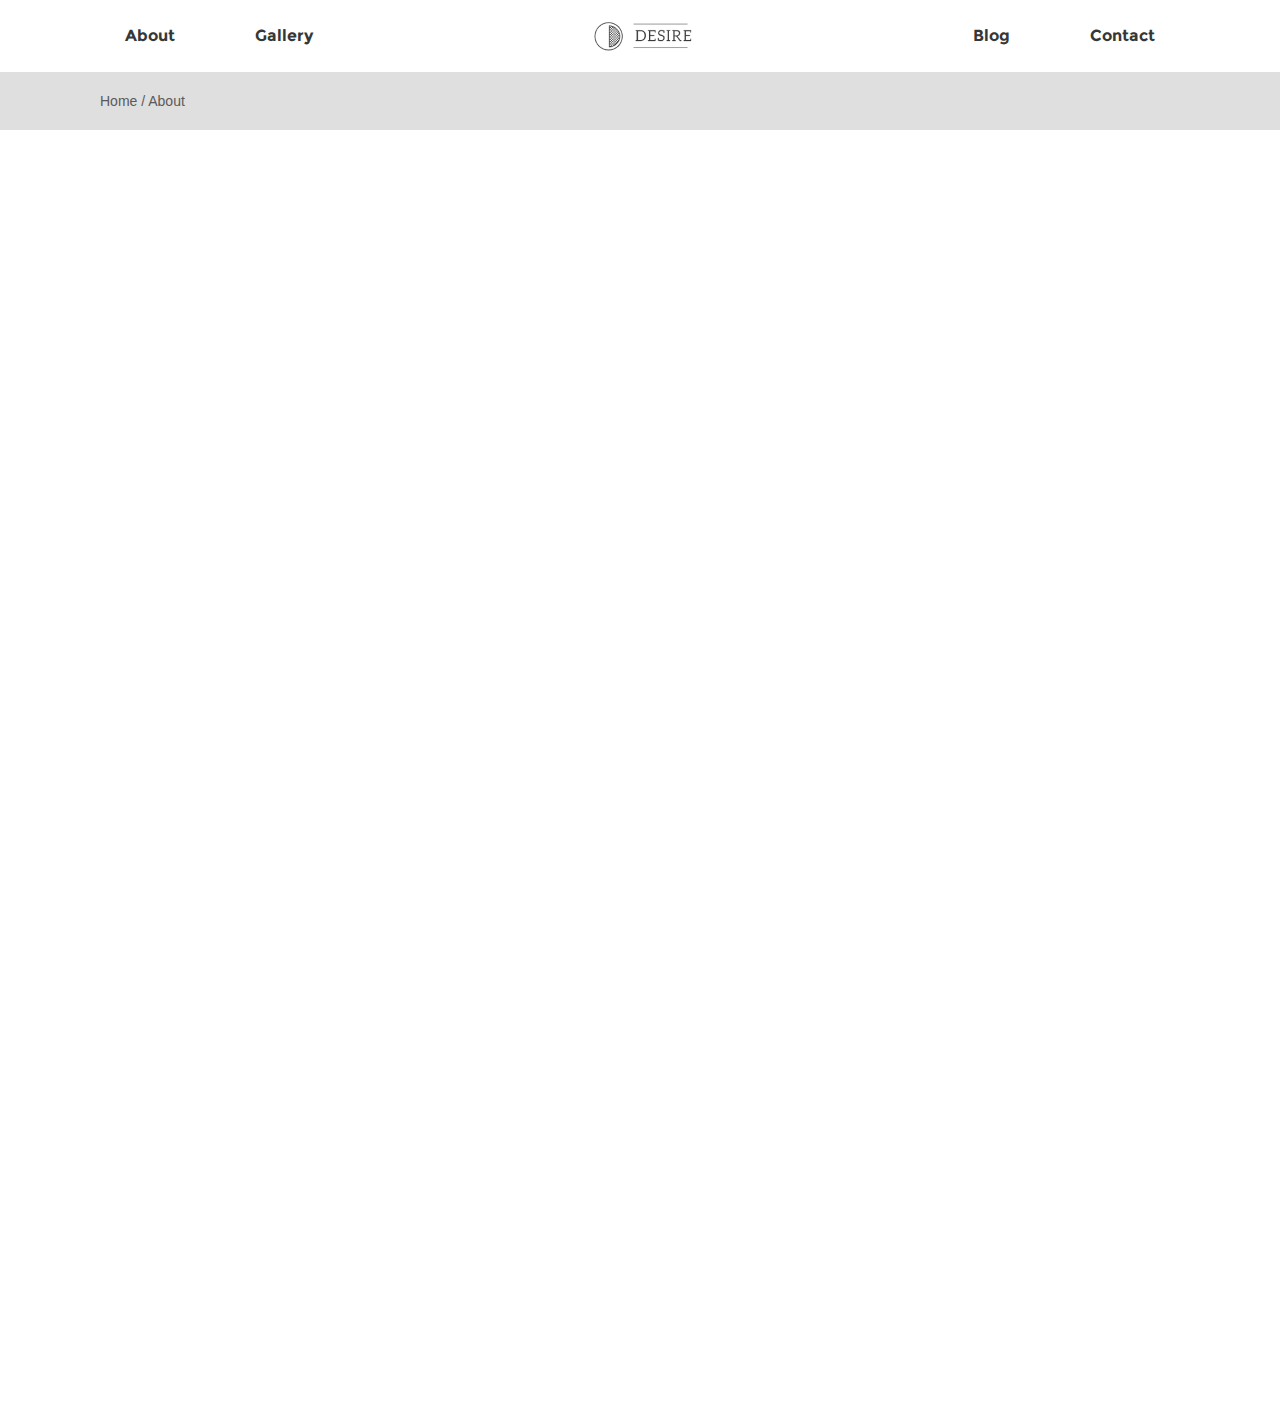
<file: page.html>
<!DOCTYPE html>
<html lang="ru">

<head>
    <meta charset="UTF-8">
    <meta http-equiv="X-UA-Compatible" content="IE=edge">
    <meta name="viewport" content="width=device-width, initial-scale=1.0">
    <link rel="shortcut icon" href="img/logo.png" type="image/x-icon">
    <link rel="stylesheet" href="css/normalize.css">
    <link rel="stylesheet" href="css/iconfonst.css">
    <link rel="stylesheet" href="css/style.min.css">
    <title>Desire</title>
</head>

<body>

    <div class="wrapper">
        <div class="content">
            <header class="header">
                <div class="container">
                    <div class="header__content">
                        <nav class="menu">
                            <ul class="menu__list">
                                <li class="menu__list-item">
                                    <a href="" class="menu__list-link">About</a>
                                </li>
                                <li class="menu__list-item">
                                    <a href="" class="menu__list-link">Gallery</a>
                                </li>
                            </ul>
                        </nav>
                        <div class="header__logo">
                            <img src="img/logo.png" alt="">
                        </div>
                        <nav class="menu">
                            <ul class="menu__list">
                                <li class="menu__list-item">
                                    <a href="" class="menu__list-link">Blog</a>
                                </li>
                                <li class="menu__list-item">
                                    <a href="" class="menu__list-link">Contact</a>
                                </li>
                            </ul>
                        </nav>
                        <button class="menu__media-btn">
                            <img src="img/menu.svg" alt="">
                        </button>
                    </div>
                </div>
        </header>
        <section class="header__link">
            <div class="container">
                <div class="header__link-content">
                    <div class="link">
                        <a href="index.html">Home /</a>
                        <span href="#">About</span>
                    </div>
                </div>
            </div>
        </section>
    </div>
</div>
    <section class="footer">
        <div class="container">
            <div class="footer__container">
                <div class="footer__content">
                    <div class="footer__info">
                        <div class="footer__title">
                            Contact Us
                        </div>
                        <div class="footer__text">
                            Keffiyeh poutine etsy, paleo cray put a bird on it microdosing schlitz you probably
                            occupy
                        </div>
                        <div class="footer__email">
                            <a href="mailto:ouremailaddress@email.com">ouremailaddress@email.com</a>
                        </div>
                        <div class="footer__form">
                            <form action="">
                                <input type="email" placeholder="Subscribe by email">
                                <button type="submit">Send</button>
                            </form>
                        </div>
                    </div>
                    <div class="footer__contact">
                        <ul class="footer__contact-list">
                            <li><a class="footer__contact--facebook" href="">Facebook</a></li>
                            <li><a class="footer__contact--instagram" href="">Instagram</a></li>
                            <li><a class="footer__contact--Pinterest" href="">Pinterest</a></li>
                            <li><a class="footer__contact--WhatsApp" href="">WhatsApp</a></li>
                            <li><a class="footer__contact--Youtube" href="">Youtube</a></li>
                        </ul>
                    </div>
                    <div class="footer__other">
                        <ul class="footer__onther-list">
                            <li><a href="">Delivery</a></li>
                            <li><a href="">FAQ</a></li>
                            <li><a href="">Help</a></li>
                            <li><a href="">More About Us</a></li>
                        </ul>
                    </div>
                </div>

            </div>
        </div>
        <div class="footer__copy">
            674 Gonzales Drive. Washington, PA 15301
        </div>
    </section>

    </div>
    <script src="js/jquery-3.6.0.min.js"></script>
    <script src="js/main.min.js"></script>
</body>

</html>
</file>
<file: css/iconfonst.css>
@font-face{font-family:icomoon;src:url(../fonts/icomoon.eot?xgfd16);src:url(../fonts/icomoon.eot?xgfd16#iefix) format('embedded-opentype'),url(../fonts/icomoon.ttf?xgfd16) format('truetype'),url(../fonts/icomoon.woff?xgfd16) format('woff'),url(../fonts/icomoon.svg?xgfd16#icomoon) format('svg');font-weight:400;font-style:normal;font-display:block}[class*=" icon-"]::before,[class^=icon-]::before{font-family:icomoon!important;speak-as:never;font-style:normal;font-weight:400;font-variant:normal;text-transform:none;line-height:1;-webkit-font-smoothing:antialiased;-moz-osx-font-smoothing:grayscale}.icon-facebook:before{content:"\e900"}.icon-mail:before{content:"\e901"}.icon-paragraph-right:before{content:"\ea79"}.icon-instagram:before{content:"\ea92"}.icon-whatsapp:before{content:"\ea93"}.icon-twitter:before{content:"\ea96"}.icon-youtube:before{content:"\ea9d"}.icon-pinterest:before{content:"\ead1"}
</file>
<file: css/style.min.css>
@charset "UTF-8";body.compensate-for-scrollbar{overflow:hidden}.fancybox-active{height:auto}.fancybox-is-hidden{left:-9999px;margin:0;position:absolute!important;top:-9999px;visibility:hidden}.fancybox-container{-webkit-backface-visibility:hidden;height:100%;left:0;outline:0;position:fixed;-webkit-tap-highlight-color:transparent;top:0;-ms-touch-action:manipulation;touch-action:manipulation;transform:translateZ(0);width:100%;z-index:99992}.fancybox-container *{box-sizing:border-box}.fancybox-bg,.fancybox-inner,.fancybox-outer,.fancybox-stage{bottom:0;left:0;position:absolute;right:0;top:0}.fancybox-outer{-webkit-overflow-scrolling:touch;overflow-y:auto}.fancybox-bg{background:#1e1e1e;opacity:0;transition-duration:inherit;transition-property:opacity;transition-timing-function:cubic-bezier(.47,0,.74,.71)}.fancybox-is-open .fancybox-bg{opacity:.9;transition-timing-function:cubic-bezier(.22,.61,.36,1)}.fancybox-caption,.fancybox-infobar,.fancybox-navigation .fancybox-button,.fancybox-toolbar{direction:ltr;opacity:0;position:absolute;transition:opacity .25s ease,visibility 0s ease .25s;visibility:hidden;z-index:99997}.fancybox-show-caption .fancybox-caption,.fancybox-show-infobar .fancybox-infobar,.fancybox-show-nav .fancybox-navigation .fancybox-button,.fancybox-show-toolbar .fancybox-toolbar{opacity:1;transition:opacity .25s ease 0s,visibility 0s ease 0s;visibility:visible}.fancybox-infobar{color:#ccc;font-size:13px;-webkit-font-smoothing:subpixel-antialiased;height:44px;left:0;line-height:44px;min-width:44px;mix-blend-mode:difference;padding:0 10px;pointer-events:none;top:0;-webkit-touch-callout:none;-webkit-user-select:none;-moz-user-select:none;-ms-user-select:none;user-select:none}.fancybox-toolbar{right:0;top:0}.fancybox-stage{direction:ltr;overflow:visible;transform:translateZ(0);z-index:99994}.fancybox-is-open .fancybox-stage{overflow:hidden}.fancybox-slide{-webkit-backface-visibility:hidden;display:none;height:100%;left:0;outline:0;overflow:auto;-webkit-overflow-scrolling:touch;padding:44px;position:absolute;text-align:center;top:0;transition-property:transform,opacity;white-space:normal;width:100%;z-index:99994}.fancybox-slide::before{content:'';display:inline-block;font-size:0;height:100%;vertical-align:middle;width:0}.fancybox-is-sliding .fancybox-slide,.fancybox-slide--current,.fancybox-slide--next,.fancybox-slide--previous{display:block}.fancybox-slide--image{overflow:hidden;padding:44px 0}.fancybox-slide--image::before{display:none}.fancybox-slide--html{padding:6px}.fancybox-content{background:#fff;display:inline-block;margin:0;max-width:100%;overflow:auto;-webkit-overflow-scrolling:touch;padding:44px;position:relative;text-align:left;vertical-align:middle}.fancybox-slide--image .fancybox-content{animation-timing-function:cubic-bezier(.5,0,.14,1);-webkit-backface-visibility:hidden;background:0 0;background-repeat:no-repeat;background-size:100% 100%;left:0;max-width:none;overflow:visible;padding:0;position:absolute;top:0;-ms-transform-origin:top left;transform-origin:top left;transition-property:transform,opacity;-webkit-user-select:none;-moz-user-select:none;-ms-user-select:none;user-select:none;z-index:99995}.fancybox-can-zoomOut .fancybox-content{cursor:zoom-out}.fancybox-can-zoomIn .fancybox-content{cursor:zoom-in}.fancybox-can-pan .fancybox-content,.fancybox-can-swipe .fancybox-content{cursor:-webkit-grab;cursor:grab}.fancybox-is-grabbing .fancybox-content{cursor:-webkit-grabbing;cursor:grabbing}.fancybox-container [data-selectable=true]{cursor:text}.fancybox-image,.fancybox-spaceball{background:0 0;border:0;height:100%;left:0;margin:0;max-height:none;max-width:none;padding:0;position:absolute;top:0;-webkit-user-select:none;-moz-user-select:none;-ms-user-select:none;user-select:none;width:100%}.fancybox-spaceball{z-index:1}.fancybox-slide--iframe .fancybox-content,.fancybox-slide--map .fancybox-content,.fancybox-slide--pdf .fancybox-content,.fancybox-slide--video .fancybox-content{height:100%;overflow:visible;padding:0;width:100%}.fancybox-slide--video .fancybox-content{background:#000}.fancybox-slide--map .fancybox-content{background:#e5e3df}.fancybox-slide--iframe .fancybox-content{background:#fff}.fancybox-iframe,.fancybox-video{background:0 0;border:0;display:block;height:100%;margin:0;overflow:hidden;padding:0;width:100%}.fancybox-iframe{left:0;position:absolute;top:0}.fancybox-error{background:#fff;cursor:default;max-width:400px;padding:40px;width:100%}.fancybox-error p{color:#444;font-size:16px;line-height:20px;margin:0;padding:0}.fancybox-button{background:rgba(30,30,30,.6);border:0;border-radius:0;box-shadow:none;cursor:pointer;display:inline-block;height:44px;margin:0;padding:10px;position:relative;transition:color .2s;vertical-align:top;visibility:inherit;width:44px}.fancybox-button,.fancybox-button:link,.fancybox-button:visited{color:#ccc}.fancybox-button:hover{color:#fff}.fancybox-button:focus{outline:0}.fancybox-button.fancybox-focus{outline:1px dotted}.fancybox-button[disabled],.fancybox-button[disabled]:hover{color:#888;cursor:default;outline:0}.fancybox-button div{height:100%}.fancybox-button svg{display:block;height:100%;overflow:visible;position:relative;width:100%}.fancybox-button svg path{fill:currentColor;stroke-width:0}.fancybox-button--fsenter svg:nth-child(2),.fancybox-button--play svg:nth-child(2){display:none}.fancybox-button--fsexit svg:nth-child(1),.fancybox-button--pause svg:nth-child(1){display:none}.fancybox-progress{background:#ff5268;height:2px;left:0;position:absolute;right:0;top:0;-ms-transform:scaleX(0);transform:scaleX(0);-ms-transform-origin:0;transform-origin:0;transition-property:transform;transition-timing-function:linear;z-index:99998}.fancybox-close-small{background:0 0;border:0;border-radius:0;color:#ccc;cursor:pointer;opacity:.8;padding:8px;position:absolute;right:-12px;top:-44px;z-index:401}.fancybox-close-small:hover{color:#fff;opacity:1}.fancybox-slide--html .fancybox-close-small{color:currentColor;padding:10px;right:0;top:0}.fancybox-slide--image.fancybox-is-scaling .fancybox-content{overflow:hidden}.fancybox-is-scaling .fancybox-close-small,.fancybox-is-zoomable.fancybox-can-pan .fancybox-close-small{display:none}.fancybox-navigation .fancybox-button{background-clip:content-box;height:100px;opacity:0;position:absolute;top:calc(50% - 50px);width:70px}.fancybox-navigation .fancybox-button div{padding:7px}.fancybox-navigation .fancybox-button--arrow_left{left:0;left:env(safe-area-inset-left);padding:31px 26px 31px 6px}.fancybox-navigation .fancybox-button--arrow_right{padding:31px 6px 31px 26px;right:0;right:env(safe-area-inset-right)}.fancybox-caption{background:linear-gradient(to top,rgba(0,0,0,.85) 0,rgba(0,0,0,.3) 50%,rgba(0,0,0,.15) 65%,rgba(0,0,0,.075) 75.5%,rgba(0,0,0,.037) 82.85%,rgba(0,0,0,.019) 88%,rgba(0,0,0,0) 100%);bottom:0;color:#eee;font-size:14px;font-weight:400;left:0;line-height:1.5;padding:75px 44px 25px 44px;pointer-events:none;right:0;text-align:center;z-index:99996}@supports (padding:max(0px)){.fancybox-caption{padding:75px max(44px,env(safe-area-inset-right)) max(25px,env(safe-area-inset-bottom)) max(44px,env(safe-area-inset-left))}}.fancybox-caption--separate{margin-top:-50px}.fancybox-caption__body{max-height:50vh;overflow:auto;pointer-events:all}.fancybox-caption a,.fancybox-caption a:link,.fancybox-caption a:visited{color:#ccc;text-decoration:none}.fancybox-caption a:hover{color:#fff;text-decoration:underline}.fancybox-loading{animation:fancybox-rotate 1s linear infinite;background:0 0;border:4px solid #888;border-bottom-color:#fff;border-radius:50%;height:50px;left:50%;margin:-25px 0 0 -25px;opacity:.7;padding:0;position:absolute;top:50%;width:50px;z-index:99999}@keyframes fancybox-rotate{100%{transform:rotate(360deg)}}.fancybox-animated{transition-timing-function:cubic-bezier(0,0,.25,1)}.fancybox-fx-slide.fancybox-slide--previous{opacity:0;transform:translate3d(-100%,0,0)}.fancybox-fx-slide.fancybox-slide--next{opacity:0;transform:translate3d(100%,0,0)}.fancybox-fx-slide.fancybox-slide--current{opacity:1;transform:translate3d(0,0,0)}.fancybox-fx-fade.fancybox-slide--next,.fancybox-fx-fade.fancybox-slide--previous{opacity:0;transition-timing-function:cubic-bezier(.19,1,.22,1)}.fancybox-fx-fade.fancybox-slide--current{opacity:1}.fancybox-fx-zoom-in-out.fancybox-slide--previous{opacity:0;transform:scale3d(1.5,1.5,1.5)}.fancybox-fx-zoom-in-out.fancybox-slide--next{opacity:0;transform:scale3d(.5,.5,.5)}.fancybox-fx-zoom-in-out.fancybox-slide--current{opacity:1;transform:scale3d(1,1,1)}.fancybox-fx-rotate.fancybox-slide--previous{opacity:0;-ms-transform:rotate(-360deg);transform:rotate(-360deg)}.fancybox-fx-rotate.fancybox-slide--next{opacity:0;-ms-transform:rotate(360deg);transform:rotate(360deg)}.fancybox-fx-rotate.fancybox-slide--current{opacity:1;-ms-transform:rotate(0);transform:rotate(0)}.fancybox-fx-circular.fancybox-slide--previous{opacity:0;transform:scale3d(0,0,0) translate3d(-100%,0,0)}.fancybox-fx-circular.fancybox-slide--next{opacity:0;transform:scale3d(0,0,0) translate3d(100%,0,0)}.fancybox-fx-circular.fancybox-slide--current{opacity:1;transform:scale3d(1,1,1) translate3d(0,0,0)}.fancybox-fx-tube.fancybox-slide--previous{transform:translate3d(-100%,0,0) scale(.1) skew(-10deg)}.fancybox-fx-tube.fancybox-slide--next{transform:translate3d(100%,0,0) scale(.1) skew(10deg)}.fancybox-fx-tube.fancybox-slide--current{transform:translate3d(0,0,0) scale(1)}@media all and (max-height:576px){.fancybox-slide{padding-left:6px;padding-right:6px}.fancybox-slide--image{padding:6px 0}.fancybox-close-small{right:-6px}.fancybox-slide--image .fancybox-close-small{background:#4e4e4e;color:#f2f4f6;height:36px;opacity:1;padding:6px;right:0;top:0;width:36px}.fancybox-caption{padding-left:12px;padding-right:12px}@supports (padding:max(0px)){.fancybox-caption{padding-left:max(12px,env(safe-area-inset-left));padding-right:max(12px,env(safe-area-inset-right))}}}.fancybox-share{background:#f4f4f4;border-radius:3px;max-width:90%;padding:30px;text-align:center}.fancybox-share h1{color:#222;font-size:35px;font-weight:700;margin:0 0 20px 0}.fancybox-share p{margin:0;padding:0}.fancybox-share__button{border:0;border-radius:3px;display:inline-block;font-size:14px;font-weight:700;line-height:40px;margin:0 5px 10px 5px;min-width:130px;padding:0 15px;text-decoration:none;transition:all .2s;-webkit-user-select:none;-moz-user-select:none;-ms-user-select:none;user-select:none;white-space:nowrap}.fancybox-share__button:link,.fancybox-share__button:visited{color:#fff}.fancybox-share__button:hover{text-decoration:none}.fancybox-share__button--fb{background:#3b5998}.fancybox-share__button--fb:hover{background:#344e86}.fancybox-share__button--pt{background:#bd081d}.fancybox-share__button--pt:hover{background:#aa0719}.fancybox-share__button--tw{background:#1da1f2}.fancybox-share__button--tw:hover{background:#0d95e8}.fancybox-share__button svg{height:25px;margin-right:7px;position:relative;top:-1px;vertical-align:middle;width:25px}.fancybox-share__button svg path{fill:#fff}.fancybox-share__input{background:0 0;border:0;border-bottom:1px solid #d7d7d7;border-radius:0;color:#5d5b5b;font-size:14px;margin:10px 0 0 0;outline:0;padding:10px 15px;width:100%}.fancybox-thumbs{background:#ddd;bottom:0;display:none;margin:0;-webkit-overflow-scrolling:touch;-ms-overflow-style:-ms-autohiding-scrollbar;padding:2px 2px 4px 2px;position:absolute;right:0;-webkit-tap-highlight-color:transparent;top:0;width:212px;z-index:99995}.fancybox-thumbs-x{overflow-x:auto;overflow-y:hidden}.fancybox-show-thumbs .fancybox-thumbs{display:block}.fancybox-show-thumbs .fancybox-inner{right:212px}.fancybox-thumbs__list{font-size:0;height:100%;list-style:none;margin:0;overflow-x:hidden;overflow-y:auto;padding:0;position:absolute;position:relative;white-space:nowrap;width:100%}.fancybox-thumbs-x .fancybox-thumbs__list{overflow:hidden}.fancybox-thumbs-y .fancybox-thumbs__list::-webkit-scrollbar{width:7px}.fancybox-thumbs-y .fancybox-thumbs__list::-webkit-scrollbar-track{background:#fff;border-radius:10px;box-shadow:inset 0 0 6px rgba(0,0,0,.3)}.fancybox-thumbs-y .fancybox-thumbs__list::-webkit-scrollbar-thumb{background:#2a2a2a;border-radius:10px}.fancybox-thumbs__list a{-webkit-backface-visibility:hidden;backface-visibility:hidden;background-color:rgba(0,0,0,.1);background-position:center center;background-repeat:no-repeat;background-size:cover;cursor:pointer;float:left;height:75px;margin:2px;max-height:calc(100% - 8px);max-width:calc(50% - 4px);outline:0;overflow:hidden;padding:0;position:relative;-webkit-tap-highlight-color:transparent;width:100px}.fancybox-thumbs__list a::before{border:6px solid #ff5268;bottom:0;content:'';left:0;opacity:0;position:absolute;right:0;top:0;transition:all .2s cubic-bezier(.25,.46,.45,.94);z-index:99991}.fancybox-thumbs__list a:focus::before{opacity:.5}.fancybox-thumbs__list a.fancybox-thumbs-active::before{opacity:1}@media all and (max-width:576px){.fancybox-thumbs{width:110px}.fancybox-show-thumbs .fancybox-inner{right:110px}.fancybox-thumbs__list a{max-width:calc(100% - 10px)}}.slick-slider{position:relative;display:block;box-sizing:border-box;-webkit-touch-callout:none;-webkit-user-select:none;-moz-user-select:none;-ms-user-select:none;user-select:none;touch-action:pan-y;-webkit-tap-highlight-color:transparent}.slick-list{position:relative;overflow:hidden;display:block;margin:0;padding:0}.slick-list:focus{outline:0}.slick-list.dragging{cursor:pointer;cursor:hand}.slick-slider .slick-list,.slick-slider .slick-track{transform:translate3d(0,0,0)}.slick-track{position:relative;left:0;top:0;display:block;margin-left:auto;margin-right:auto}.slick-track:after,.slick-track:before{content:"";display:table}.slick-track:after{clear:both}.slick-loading .slick-track{visibility:hidden}.slick-slide{float:left;height:100%;min-height:1px;display:none}[dir=rtl] .slick-slide{float:right}.slick-slide img{display:block}.slick-slide.slick-loading img{display:none}.slick-slide.dragging img{pointer-events:none}.slick-initialized .slick-slide{display:block}.slick-loading .slick-slide{visibility:hidden}.slick-vertical .slick-slide{display:block;height:auto;border:1px solid transparent}.slick-arrow.slick-hidden{display:none}*{padding:0;margin:0;border:0}*,::after,::before{box-sizing:border-box}:active,:focus{outline:0}a:active,a:focus{outline:0}aside,footer,header,nav{display:block}body,html{height:100%;width:100%;font-size:100%;line-height:1;font-size:14px;-ms-text-size-adjust:100%;-moz-text-size-adjust:100%;-webkit-text-size-adjust:100%;overflow-x:hidden}button,input,textarea{font-family:inherit}input::-ms-clear{display:none}button{cursor:pointer}button::-moz-focus-inner{padding:0;border:0}a,a:visited{text-decoration:none}a:hover{text-decoration:none}ul li{list-style-type:none}img{vertical-align:top}h1,h2,h3,h4,h5,h6{font-size:inherit;font-weight:inherit}@font-face{font-family:Montserrat;src:url(../fonts/montserrat_bold.eot);src:local("☺"),url(../fonts/montserrat_bold.woff) format("woff"),url(../fonts/montserrat_bold.ttf) format("truetype"),url(../fonts/montserrat_bold.svg) format("svg");font-weight:700;font-style:normal}body{width:100%;max-width:100%;overflow-x:hidden}.blog__rigth__content form input::-moz-placeholder,.contact__form input::-moz-placeholder,.contact__form textarea::-moz-placeholder,.footer__form input::-moz-placeholder,.postcomments textarea::-moz-placeholder,.postcomments__form__data::-moz-placeholder{font-family:"Open Sans",sans-serif;font-weight:400}.blog__rigth__content form input:-ms-input-placeholder,.contact__form input:-ms-input-placeholder,.contact__form textarea:-ms-input-placeholder,.footer__form input:-ms-input-placeholder,.postcomments textarea:-ms-input-placeholder,.postcomments__form__data:-ms-input-placeholder{font-family:"Open Sans",sans-serif;font-weight:400}.about__info__text>p,.blog .blog__bottom-data,.blog .blog__left-data,.blog .blog__post-data,.blog .blog__right-data,.blog .qoute__title,.blog__left-bottom .blog__bottom__text-blog,.blog__left__text-blog,.blog__one-text,.blog__one__left-quote .qoute__one-title,.blog__rigth .blog__rigth__categories ul li,.blog__rigth .blog__rigth__posts .p___three__data,.blog__rigth .blog__rigth__posts .p__one,.blog__rigth .blog__rigth__posts .p__one__data,.blog__rigth .blog__rigth__posts .p__three,.blog__rigth .blog__rigth__posts .p__two,.blog__rigth .blog__rigth__posts .p__two__data,.blog__rigth__content form input::placeholder,.collection__text,.comments .data__man____text,.comments .data__man__when,.contact .info__data a,.contact .info__data address,.contact .info__data span,.contact .info__text,.contact__form input::placeholder,.contact__form textarea::placeholder,.footer__copy,.footer__form input::placeholder,.footer__text,.group__text,.link,.link a,.new__top-text,.partners__text,.postcomments .label__checkbox,.postcomments textarea::placeholder,.postcomments__form__data::placeholder,.sidebar__text,.slider__text,.works__item-text{font-family:"Open Sans",sans-serif;font-weight:400}.blog__one-tags .tags .tag,.comments .data__man__reply,.contact .info__email,.contact__form button,.footer ul li,.footer__email,.footer__form button,.gallery .gallery__btn,.pagination__link-num,.postcomments button,.previous__next__posts .previous__next__link{font-family:"Open Sans",sans-serif;font-weight:600}.wrapper{display:flex;flex-direction:column;min-height:100%}.content{flex:1 1 auto;position:relative}.footer{background-color:#dfdfdf}.footer ul li{font-size:16px;line-height:28px;margin-bottom:15px}.footer ul li a{color:#363838}.footer__contact{margin-right:20px}.footer__info{max-width:539px;height:auto}.footer__content{display:flex;justify-content:space-between}.footer__container{padding:61px 15px 80px}.footer__title{font-family:Montserrat;font-size:16px;line-height:23px;margin-bottom:14px}.footer__text{font-size:16px;line-height:27px}.footer__email{font-size:14px;line-height:28px;margin:16px 0 22px 22px;position:relative}.footer__email a{color:#363838}.footer__email::before{content:"\e901";font-family:icomoon;font-weight:400;font-size:16px;line-height:16px;position:absolute;top:7px;left:-23px}.footer__contact--facebook::before{content:"\e900";font-family:icomoon;font-weight:400;font-size:16px;line-height:18px;margin-right:10px}.footer__contact--instagram::before{content:"\ea92";font-family:icomoon;font-weight:400;font-size:16px;line-height:18px;margin-right:10px}.footer__contact--Pinterest::before{content:"\ead1";font-family:icomoon;font-weight:400;font-size:16px;line-height:18px;margin-right:10px}.footer__contact--WhatsApp::before{content:"\ea93";font-family:icomoon;font-weight:400;font-size:16px;line-height:18px;margin-right:10px}.footer__contact--Youtube::before{content:"\ea9d";font-family:icomoon;font-weight:400;font-size:16px;line-height:18px;margin-right:10px}.footer__form input{height:40px;width:369px;border-radius:30px;padding:15px;border:1px solid #707070;background-color:#dfdfdf}.footer__form input::-moz-placeholder{font-size:16px;line-height:28px}.footer__form input:-ms-input-placeholder{font-size:16px;line-height:28px}.footer__form input::placeholder{font-size:16px;line-height:28px}.footer__form button{width:160px;height:40px;border-radius:30px;background-color:#363838;font-size:16px;line-height:28px;color:ivory}.sidebar{max-width:694px;width:100%;background-color:#fff;position:absolute;top:0;right:0;bottom:0;min-height:100vh;z-index:1;transition:all .5s;box-shadow:-10px 0 10px 0 rgba(34,60,80,.2)}.sidebar.sidebar__close{transform:translateX(550%)}.sidebar .sidebar__close-btn{background-color:transparent}.sidebar__content{max-width:485px;margin:0 auto}.sidebar__title{font-weight:700;font-size:36px;line-height:51px;padding:25px 0 20px;text-align:center;position:relative}.sidebar__title::after{content:"";width:255px;height:2px;background-color:#6d7278;position:absolute;left:0;right:0;bottom:0;margin:0 auto}.sidebar__close-btn{background-color:transparent;margin:15px 0 0 15px}.sidebar__text{font-size:16px;line-height:27px;margin:20px 0 75px;text-align:center}.siderbar__logo{text-align:center}.news__top{max-width:730px;margin:0 auto 25px}.new__top-title{font-family:Montserrat;font-weight:700;font-size:36px;line-height:51px;position:relative;color:#363838;padding-bottom:25px}.new__top-title::after{content:"";width:255px;height:2px;background-color:#6d7278;position:absolute;left:0;right:0;bottom:0;margin:0 auto}.collection__title{color:#363838;font-family:Montserrat;font-weight:700;font-size:20px;line-height:24px;position:relative;padding-bottom:20px}.collection__title::after{content:"";width:200px;height:1px;background-color:#363838;position:absolute;left:0;right:0;bottom:0;margin:0 auto}.collection__text{font-size:16px;line-height:27px;color:#5a5a5a;margin-top:20px}.new__top-text{font-size:16px;line-height:27px;color:#5a5a5a;margin-top:25px}.collection{display:flex;justify-content:space-between}.news__collection{text-align:center;margin:85px 0 100px;padding:0 5px}.collection__content{position:relative}.collection__content:hover .collection__info{opacity:1;transition:all 1s}.collection__info{position:absolute;top:0;right:0;left:0;bottom:0;background-color:rgba(255,255,255,.7);align-items:center;padding:10px;display:flex;flex-direction:column;align-items:center;justify-content:center;opacity:0}.footer__copy{text-align:center;background-color:#363838;padding:42px 0;font-size:16px;line-height:28px;color:#a1a1a1}.container{max-width:1110px;margin:0 auto}.header{background-color:#fff;padding:20px 0}.header ul .menu__list-link{color:#363838}.header__logo{margin:0 auto}.header__btn button{background-color:transparent}.header__content{display:flex;justify-content:space-between;align-items:center}.header__content .menu__list{display:flex}.header__content li{font-family:Montserrat;font-size:16px;line-height:22px;margin-right:40px;margin-left:40px;color:#363838!important}.slider__item__content{display:flex!important;justify-content:center}.slick__slider{margin-left:-5%}.slider__title{font-family:Montserrat;font-weight:700;font-size:110px;line-height:134px;position:relative;margin:195px 0 28px}.slider__title::after{content:"";width:255px;height:2px;background-color:#6d7278;position:absolute;left:0;bottom:0}.slider__text{font-size:16px;line-height:27px}.slider__info{max-width:550px;width:100%;margin-left:30px}.slider{background:url(../img/main_slider.jpg);background-repeat:no-repeat}.slider__item{position:relative}.slider__item .slick-dots{display:flex;justify-content:center;align-items:center;padding-bottom:15px}.slider__item .slick-dots li{margin:0 15px}.slider__item .slick-dots button{font-size:0;width:8px;height:8px;border-radius:50%;background-color:#363838}.slider__item li.slick-active button{background-color:#ffef35}.default-btn{width:8px;height:8px;border-radius:50%;background-color:#ffef35;position:absolute;left:50%;bottom:0}.group{background:url(../img/group_2.jpg);background-repeat:no-repeat;background-size:cover;margin-bottom:80px}.group__content{padding-left:400px}.group__info{max-width:731px;width:100%}.group__title{font-family:Montserrat;font-weight:700;font-size:60px;line-height:80px;padding-top:140px}.group__text{font-size:16px;line-height:28px;padding-bottom:140px}.blog{padding-bottom:50px}.blog .blog__title{max-width:430px;font-family:Montserrat;font-weight:700;font-size:36px;line-height:51px;color:#363838;padding-bottom:30px;margin:0 auto;text-align:center}.blog .blog__bottom-data,.blog .blog__left-data,.blog .blog__post-data,.blog .blog__right-data{font-size:14px;line-height:28px;color:#707070;margin:20px 10px}.blog .blog__left-text,.blog .blog__right-text{font-family:Montserrat;font-weight:700;font-size:24px;line-height:38px;color:#363838}.blog .blog__left,.blog .blog__right{max-width:540px;width:100%}.works__items{margin-bottom:108px;padding:0 15px}.works__title{font-family:Montserrat;font-weight:700;font-size:36px;line-height:51px;color:#363838;text-align:center;margin-bottom:10px}.works__item-top{display:flex;align-items:flex-end;position:relative}.works__item-top::after{content:"";max-width:1110px;width:100%;height:2px;background-color:#363838;position:absolute;left:0;right:10px;bottom:0}.works__item-top::before{content:"";width:10px;height:10px;background-color:#363838;position:absolute;border-radius:50%;left:0;bottom:-4px}.works .work__item{max-width:265px;width:100%;display:flex;flex-wrap:wrap;align-items:center;padding-top:30px}.works__item-title{font-family:Montserrat;font-weight:700;font-size:16px;line-height:23px;color:#363838}.works__item-text{color:#5a5a5a;font-size:16px;line-height:27px;margin-top:15px}.works .work__item-3{margin-left:306px;position:relative}.works .work__item-3::after{content:"";width:2px;height:20px;background-color:#363838;position:absolute;left:0;top:0}.works .work__item-2{margin-left:317px;position:relative}.works .work__item-2::before{content:"";width:2px;height:20px;background-color:#363838;position:absolute;left:0;bottom:0}.works .work__item-1,.works .work__item-2{padding-bottom:30px}.work__item-img{margin-right:10px}.gallery{padding:0 5px;margin-bottom:90px}.gallery__buttons{text-align:center;margin-bottom:40px}.gallery button{padding:5px 15px;border-radius:20px;background-color:transparent;border:1px solid #454647;margin-right:25px}.gallery .gallery__btn{font-size:14px;line-height:28px;color:#8f8d8d}.gallery .mixitup-control-active{background-color:#ffef35;color:#363838}.gallery__items{display:-ms-grid;display:grid;-ms-grid-columns:(1fr)[4];grid-template-columns:repeat(4,1fr);-ms-grid-rows:(1fr)[2];grid-template-rows:repeat(2,1fr);grid-column-gap:30px;grid-row-gap:30px;margin:30px}.gallery{margin-top:100px}.gallery__item:first-child{-ms-grid-column-span:2;grid-column:span 2;-ms-grid-row-span:2;grid-row:span 2}.gallery__item:first-child img{-o-object-fit:cover;object-fit:cover;width:100%;height:1030px;height:100%}.gallery__item img{min-height:100%}.gallery__items-page{display:-ms-grid;display:grid;-ms-grid-columns:(1fr)[4];grid-template-columns:repeat(4,1fr);-ms-grid-rows:(1fr)[2];grid-template-rows:repeat(2,1fr)}.gallery__itemp:nth-child(3){-ms-grid-column-span:2;grid-column:span 2;-ms-grid-row-span:2;grid-row:span 2}.gallery__itemp:nth-child(3) img{-o-object-fit:cover;object-fit:cover;width:100%;min-height:1030px;height:100%}.header__link{background-color:#dfdfdf}.header__link .header__link-content{padding:15px;position:relative}.link{color:#5a5a5a;font-size:14px;line-height:28px}.link a{color:#5a5a5a;font-size:14px;line-height:28px}#active{border-bottom:2px solid #363838}.about__img{background-image:url(../img/placeholder.jpg);background-position:top center;background-repeat:no-repeat;background-size:cover;margin-top:-58px}.about__title{font-family:Montserrat;font-weight:700;font-size:60px;line-height:80px;color:#363838;text-align:center;padding:160px 0}.about__content{margin-top:116px}.about__info{margin-bottom:40px}.about__info__title{font-family:Montserrat;font-weight:700;font-size:36px;line-height:60px;color:#363838;max-width:822px;padding-bottom:25px;position:relative}.about__info__title::before{content:"";width:200px;height:2px;background-color:#6d7278;position:absolute;left:0;bottom:0}.about__info__text{max-width:825px;margin-left:285px;margin-top:25px}.about__info__text>p{font-size:16px;line-height:27px;color:#5a5a5a;margin-bottom:30px}.about__post{position:relative}.about__post-btn{position:absolute;margin:0 auto;border-radius:40px}.about__post{background-image:url(../img/about__video.jpg);background-repeat:no-repeat;background-size:cover;min-height:414px;display:flex;justify-content:center;align-items:center;margin-bottom:90px}.logos{margin-top:25px}.logos__images{display:-ms-grid;display:grid;-ms-grid-columns:(1fr)[5];grid-template-columns:repeat(5,1fr)}.blog{margin-top:60px}.blog .blog__bottom__title-blog,.blog__left__title-blog,.blog__post-title{font-family:Montserrat;font-weight:700;font-size:24px;line-height:38px;color:#363838}.blog__left__text-blog{font-size:16px;line-height:27px;color:#5a5a5a}.blog__left-blog{max-width:730px}.blog__left-quote{background-color:#dfdfdf;margin-top:70px;padding:50px 60px;text-align:center;margin-bottom:50px}.blog .qoute__title{font-style:italic;color:#363838;font-size:24px;line-height:28px;padding-bottom:20px;position:relative}.blog .qoute__title::after{content:"";width:200px;height:1px;background-color:#363838;position:absolute;left:0;right:0;bottom:0;margin:0 auto}.blog .qoute__author{font-family:Montserrat;font-weight:600;font-size:16px;line-height:22px;margin-top:20px}.blog__video{background-image:url(../img/blog__left-img.jpg);background-repeat:no-repeat;background-size:cover;min-height:414px;display:flex;justify-content:center;align-items:center}.blog__video-btn{position:absolute;margin:0 auto;border-radius:40px}.map{margin-top:-58px}.contact__content{margin-bottom:100px}.contact__title{font-family:Montserrat;font-size:36px;line-height:60px;position:relative;padding-bottom:5px}.contact__title::before{content:"";width:200px;height:2px;background-color:#6d7278;position:absolute;bottom:0}.contact__info{margin-left:250px;max-width:656px;margin-top:30px}.contact .info__text{font-size:16px;line-height:28px;color:#a1a1a1}.contact .info__data{margin:10px 0 15px;width:270px;max-width:100%;display:flex;flex-direction:column}.contact .info__data a,.contact .info__data address,.contact .info__data span{font-size:16px;line-height:27px;color:#5a5a5a}.contact .info__link{display:flex;margin-bottom:20px}.contact .info__link a{margin-right:50px;color:#707070}.contact .info__email{font-size:14px;line-height:28px;position:relative;margin-left:23px}.contact .info__email a{color:#363838}.contact .info__email::before{content:"\e901";font-family:icomoon;font-weight:400;font-size:16px;line-height:16px;position:absolute;top:7px;left:-23px;font-size:16px}.contact__form{margin-top:30px}.contact__form form{margin-bottom:15px}.contact__form input{border:1px solid #dfdfdf;border-radius:20px;padding:10px 17px;max-width:326px;width:100%}.contact__form input::-moz-placeholder{font-size:16px;line-height:28px;color:#a1a1a1}.contact__form input:-ms-input-placeholder{font-size:16px;line-height:28px;color:#a1a1a1}.contact__form input::placeholder{font-size:16px;line-height:28px;color:#a1a1a1}.contact__form textarea{max-width:656px;width:100%;border:1px solid #dfdfdf;resize:none;border-radius:20px;padding:10px}.contact__form textarea::-moz-placeholder{font-size:16px;line-height:28px;color:#a1a1a1}.contact__form textarea:-ms-input-placeholder{font-size:16px;line-height:28px;color:#a1a1a1}.contact__form textarea::placeholder{font-size:16px;line-height:28px;color:#a1a1a1}.contact__form button{color:#fffffd;max-width:180px;width:100%;background-color:#363838;padding:6px 12px;border-radius:20px;font-size:16px;line-height:28px;margin-top:20px}.contact__slider{padding:5px;margin-bottom:150px}.contact__slider__item{display:-ms-grid!important;display:grid!important;-ms-grid-columns:(1fr)[10];grid-template-columns:repeat(10,1fr)}.slick-track{width:1485px}.contact__slider__content{position:relative}.contact__slider__content:hover .contact__slider__info{opacity:1;transition:all 1s}.contact__inner .slick-dots{display:flex;justify-content:center;align-items:center}.contact__inner .slick-dots li{margin:0 15px}.contact__inner .slick-dots button{font-size:0;width:8px;height:8px;border-radius:50%;background-color:#363838}.contact__inner .slick-dots .slick-active{color:#ffef35}.contact__inner li.slick-active button{background-color:#ffef35}.contact__slider__info{position:absolute;top:0;right:0;bottom:0;font-family:Montserrat;font-weight:700;font-size:16px;line-height:22px;color:rgba(54,56,56,.9033);background-color:rgba(255,255,255,.7);align-items:center;padding:10px;display:flex;justify-content:center;opacity:0;text-align:center}.blog__left-bottom{margin-top:40px}.blog__left-bottom .blog__bottom__text-blog{color:#5a5a5a;font-size:16px;line-height:27px;margin-top:15px}.blog__content-blog{display:flex;justify-content:space-between}.blog__content{display:flex;justify-content:space-between}.blog__rigth__content{margin-left:30px}.blog__rigth__content form input{border:1px solid #a1a1a1;border-radius:20px;padding:6px 18px;width:100%;margin-bottom:40px}.blog__rigth__content form input::-moz-placeholder{font-size:14px;line-height:28px;color:#a1a1a1}.blog__rigth__content form input:-ms-input-placeholder{font-size:14px;line-height:28px;color:#a1a1a1}.blog__rigth__content form input::placeholder{font-size:14px;line-height:28px;color:#a1a1a1}.blog__rigth .blog__rigth__categories .categories__title{font-family:Montserrat;font-weight:700;font-size:16px;line-height:23px;color:#363838;margin-bottom:15px}.blog__rigth .blog__rigth__categories ul{margin-bottom:50px}.blog__rigth .blog__rigth__categories ul li{font-size:16px;line-height:27px;color:#5a5a5a}.blog__rigth .blog__rigth__posts .posts__title{font-family:Montserrat;font-weight:700;font-size:16px;line-height:23px;margin-bottom:25px}.blog__rigth .blog__rigth__posts .p__one,.blog__rigth .blog__rigth__posts .p__three,.blog__rigth .blog__rigth__posts .p__two{font-size:16px;line-height:27px;color:#5a5a5a}.blog__rigth .blog__rigth__posts .p___three__data,.blog__rigth .blog__rigth__posts .p__one__data,.blog__rigth .blog__rigth__posts .p__two__data{color:#a1a1a1;font-size:14px;line-height:28px;margin-bottom:10px}.blog__rigth .blog__rigth__tags{margin:40px 0}.blog__rigth .blog__rigth__tags .tags__title{font-family:Montserrat;font-weight:700;font-size:16px;line-height:23px;color:#363838;margin-bottom:10px}.blog__rigth .blog__rigth__tags .tags__content span{border:1px solid #454647;border-radius:20px;padding:5px 20px;margin-bottom:10px;color:#8f8d8d;display:inline-block}.blog__rigth .info__link{display:flex}.blog__rigth .info__link a{margin-right:20px;font-weight:400;font-size:16px;line-height:18px;color:#5a5a5a}.blog__right-input{padding:6px 18px;background-image:url(../img/search.svg);background-repeat:no-repeat;background-position:right}.partners{position:relative}.partners__bg{background-image:url(../img/partners-bg.jpg);position:absolute;background-repeat:no-repeat;bottom:0;height:392px;z-index:-1}.partners__img{margin-left:-200px}.partners__content{display:flex;justify-content:center}.partners__content .partners__top{max-width:645px}.partners__top{margin-left:78px}.partners__title{font-family:Montserrat;font-weight:700;font-size:36px;line-height:60px;color:#363838;padding-bottom:10px;position:relative}.partners__title::before{content:"";width:200px;height:2px;background-color:#6d7278;border-radius:1px;position:absolute;left:0;bottom:0}.partners__text{font-size:16px;line-height:27px;color:#5a5a5a;margin-top:20px}.partners__items{margin-top:35px}.partners__item__content{display:flex;justify-content:space-between;border-bottom:1px solid #fff;border-radius:4px}.partners__item__content p{font-family:Montserrat;font-weight:700;font-size:16px;line-height:23px;color:#363838;margin-bottom:14px}.partners__line{height:2px;background-color:#363838;border-radius:4px;margin-top:-1px}.slick{background-color:transparent;position:absolute;top:50%}.slick-prev{left:0;z-index:2}.slick-next{right:0}.pagination{display:flex;justify-content:center;margin-top:30px}.pagination__list{display:flex;margin-top:-4px}.pagination__link{margin-right:6px}.pagination__left{display:none}.pagination__link-num{font-size:14px;line-height:28px;color:#707070}.pagination .link-active{color:#363838}.blog__one__left-quote{padding:40px}.blog__one__left-quote .qoute__one-title{font-size:24px;font-style:italic;line-height:38px;color:#363838;padding-bottom:20px;position:relative}.blog__one__left-quote .qoute__one-title::before{content:"";width:177px;height:1px;background-color:#6d7278;border-radius:.5px;position:absolute;left:0;bottom:0}.blog__one__left-quote .qoute__one-author{margin-top:20px;font-family:Montserrat;font-weight:700;font-size:16px;line-height:23px;color:#363838}.blog__one-text{font-size:16px;line-height:28px;color:#5a5a5a}.blog__one-tags{margin:40px 0}.blog__one-tags .blog__one-tags__title{font-family:Montserrat;font-weight:700;font-size:20px;line-height:31px;color:#363838;margin-bottom:6px}.blog__one-tags .tags{display:flex}.blog__one-tags .tags .tag{border:1px solid #8f8d8d;border-radius:14px;padding:0 20px;font-size:14px;line-height:28px;color:#8f8d8d}.blog__one-tags .tags li{margin-right:12px}.previous__next__posts{border-bottom:1px solid #dfdfdf;border-top:1px solid #dfdfdf;padding:32px 0}.previous__next__posts .posts__content{display:flex;justify-content:space-between}.previous__next__posts .previous__next__link{color:#707070;font-size:14px;line-height:28px;max-width:291px;position:relative}.previous__next__posts .previous__next__link::before{content:"";position:absolute;top:50%;transform:translateY(-50%);width:12px;height:23px}.previous__next__posts .previous__link{padding-left:44px;text-align:left;position:relative}.previous__next__posts .previous__link::before{content:"";position:absolute;top:50%;left:0;background-image:url(../img/posts__left.svg)}.previous__next__posts .next__link{padding-right:44px;text-align:right}.previous__next__posts .next__link::before{content:"";position:absolute;top:50%;right:0;background-image:url(../img/posts__right.svg)}.comments{margin:35px 0 40px}.comments .data__man{display:flex;justify-content:space-between}.comments .comments__title{font-family:Montserrat;font-weight:700;font-size:20px;line-height:31px;color:#363838;margin-bottom:10px}.comments .data__man__name{font-family:Montserrat;font-weight:700;font-size:16px;line-height:23px;color:#363838}.comments .data__man__when{font-size:14px;line-height:28px;color:#a1a1a1;margin-bottom:10px}.comments .data__man____text{font-size:16px;line-height:27px;color:#5a5a5a}.comments .comments__data{display:flex}.comments .comments__data__content{margin-left:15px}.comments .data__man__reply{font-size:14px;line-height:28px;color:#707070}.comments .data__man__reply button{background-color:transparent}.contact__slider .slick-slide img{display:block;width:100%}.postcomments{margin-bottom:50px}.postcomments__title{font-family:Montserrat;font-weight:700;font-size:16px;line-height:23%;color:#363838;margin-bottom:25px}.postcomments input,.postcomments textarea{border:1px solid #dfdfdf;border-radius:20px}.postcomments__form__data{padding:6px 14px;width:49%;min-height:40px;margin-right:5px}.postcomments__form__data::-moz-placeholder{font-size:16px;line-height:28px;color:#a1a1a1}.postcomments__form__data:-ms-input-placeholder{font-size:16px;line-height:28px;color:#a1a1a1}.postcomments__form__data::placeholder{font-size:16px;line-height:28px;color:#a1a1a1}.postcomments textarea{width:100%;min-height:125px;padding:16px;resize:none;margin-bottom:10px}.postcomments textarea::-moz-placeholder{font-size:16px;line-height:28px;color:#a1a1a1}.postcomments textarea:-ms-input-placeholder{font-size:16px;line-height:28px;color:#a1a1a1}.postcomments textarea::placeholder{font-size:16px;line-height:28px;color:#a1a1a1}.postcomments .label__checkbox{display:flex;flex-wrap:wrap;padding:21px 0 19px;font-size:14px;color:#a1a1a1}.postcomments .label__checkbox input{width:21px;height:14px;border:1px solid #979797}.postcomments button{max-width:160px;width:100%;background-color:transparent;border-radius:21px;background-color:#363838;padding:6px 12px;color:#fffffd;font-size:16px;line-height:28px}.gallery__itemp img{height:500px;width:400px}.menu__media-btn{display:none}.partners__item{margin-bottom:20px}.gallery__item{max-width:690px}.gallery__item img{width:100%}@media (max-width:1530px){.logos__images img{margin:0 auto;max-width:250px;height:250px}.contact{padding:0 5px}}@media (max-width:1450px){.collection{display:block}.collection img{margin:20px 0}.news__collection{margin:20px 0 50px}}@media (max-width:1400px){.slider__item__content img{margin-left:60px}.group__content{padding-left:30px}.group__title{padding-top:50px}.group__text{padding-bottom:50px}.gallery__item img{height:350px;width:100%;height:100%}.gallery__itemp{height:350px}.gallery__itemp img{height:350px;width:100%}.gallery__itemp:nth-child(3) img{-o-object-fit:cover;object-fit:cover;width:100%;min-height:730px;height:100%}.footer{margin-top:40px}.partners__img img{max-width:350px}.partners__top{max-width:500px}}@media (max-width:1300px){.map{margin-top:0}.map iframe{height:300px}.slider__title{margin-right:15px;font-size:50px;line-height:90px;margin-top:150px}.slider__text{margin-right:15px}.slider__item__content img{max-width:calc(400px + 0 * (110vw - 320px)/ 790);height:auto;margin-left:60px}.blog{padding:0 5px}.partners__img{margin-left:-30px}.logos__images img{max-width:200px;height:200px}}@media (max-width:1150px){.gallery__item img{width:100%}.blog__right{max-width:500px}.blog__left-img img{margin-right:15px}.blog__left{max-width:500px}.blog .blog__left-text,.blog .blog__right-text{font-size:19px}.partners__top{padding:0 5px;margin-left:5px}.gallery__itemp{height:300px}.gallery__itemp img{height:300px;width:100%}.gallery__itemp:nth-child(3) img{-o-object-fit:cover;object-fit:cover;width:100%;min-height:630px;height:100%}.contact__form input{margin-bottom:15px}}@media (max-width:1130px){.blog__content{display:block}.blog__right-img img{max-width:600px;width:100%}.blog .blog__left-text{font-size:18px;margin-bottom:20px}.blog__left-img img{max-width:600px;width:100%}.blog__right{margin:0 auto}.blog__left{margin:0 auto}.gallery__buttons button{margin-bottom:15px}.partners__item{margin-bottom:10px}}@media (max-width:1050px){.blog__content-blog{display:block}.blog__rigth__content{margin-left:0;margin-top:30px}.blog__rigth form input{max-width:70%;margin-bottom:20px}.blog__rigth .blog__rigth__tags{margin:20px 0}.blog__left-blog{max-width:100%}.blog__one__left-img img{width:100%;height:100%}.blog__video{width:100%;height:100%}.blog__left-bottom{max-width:730px;margin-top:30px}.blog .blog__post-data{margin:10px 10px}.gallery__itemp{height:185px}.gallery__itemp img{height:185px;width:100%}.gallery__itemp:nth-child(3) img{-o-object-fit:cover;object-fit:cover;width:100%;min-height:400px;height:100%}.gallery__item:first-child img{-o-object-fit:cover;object-fit:cover;width:100%;height:400px}}@media (max-width:1030px){.partners__top{max-width:500px}.partners__img img{max-width:300px}.partners__img{margin-left:10px}}@media (max-width:1020px){.logos__images img{max-width:150px;height:150px}}@media (max-width:1000px){.slider__title{margin-top:100px}}@media (max-width:920px){.contact__info{margin-left:200px}}@media (max-width:900px){.works .work__item-1,.works .work__item-2{max-width:500px}.works .work__item-3{margin-left:265px}.works .work__item-2{margin-left:calc(80px + 17 * (110vw - 320px)/ 790)}.works .work__item-3{margin-left:183px}.footer__info{max-width:calc(247px + 324 * (110vw - 320px)/ 790);width:100%;margin-right:20px}.footer__form input{width:calc(200px + 169 * (110vw - 320px)/ 790);margin-bottom:15px}.footer__container{padding-top:calc(10px + 51 * (110vw - 320px)/ 790);padding-bottom:calc(5px + 76 * (110vw - 320px)/ 790)}.footer__copy{padding-top:calc(5px + 37 * (110vw - 320px)/ 790);padding-bottom:calc(5px + 37 * (110vw - 320px)/ 790)}}@media (max-width:780px){.header__logo{order:-1}.header a{margin-left:0;margin-right:0}.header__content li{margin-right:calc(10px + 30 * (110vw - 320px)/ 790)}.slider__title{margin-right:15px;margin-top:30px}.slider__text{margin-right:15px}.slider__item__content img{display:none}.group__text{padding-right:15px}.group__title{font-size:50px}.about__title{font-size:50px;padding:80px 0}.about__content{margin-top:50px}.about__info__text{margin-left:5px}.about__info__title{font-size:35px}.partners__img{display:none}.logos__images img{max-width:100px;height:100px}.about__post{min-height:200px;margin:0 5px 50px}.contact__info{margin-left:100px}.contact__inner .slick-dots li{margin:0 5px}}@media (max-width:730px){.blog__video{min-height:405px}}@media (max-width:666px){.gallery__items-page{display:-ms-grid;display:grid;grid-column-gap:30px}.gallery__itemp:nth-child(3){-ms-grid-column-span:1;grid-column:span 1;-ms-grid-row-span:1;grid-row:span 1}.footer__content{flex-wrap:wrap;justify-content:center}.footer__other{margin:0 auto}.footer__contact{margin:0 auto}.footer__info{max-width:100%;margin-bottom:20px}.footer form{display:flex;justify-content:space-between}.footer form input{width:100%;margin-right:10px}.works .work__item-3{margin-left:153px}.gallery__items{display:-ms-grid;display:grid;-ms-grid-columns:(1fr)[2];grid-template-columns:repeat(2,1fr);grid-column-gap:30px;margin:30px}.gallery__itemp{min-height:300px;width:100%}.gallery__itemp img{min-height:300px;width:100%}.gallery__itemp:nth-child(3) img{-o-object-fit:cover;object-fit:cover;max-width:280px;min-height:300px}.about__info__title{font-size:30px}.about__info__text>p{font-size:14px}.blog__video{min-height:307px}.contact__info{margin-left:5px}.contact__info .info__text{font-size:15px}.contact__title{font-size:30px}.blog__one-tags .tags{display:flex;flex-wrap:wrap}.blog__one-tags .tags li{margin-bottom:10px}.comments .data__man____text{font-size:14px}}@media (max-width:590px){.works__item-top{display:block}.works__item-top::before{display:none}.works__item-top::after{display:none}.works .work__item-2{margin-left:0;padding-bottom:0}.works .work__item-2::before{display:none}.works .work__item-3{margin-left:0}.works .work__item-3::after{display:none}.works .work__item-1,.works .work__item-2{padding-bottom:0}.works .work__item{max-width:95%}}@media (max-width:570px){.menu{display:block!important}.menu{width:100%;text-align:center;background-color:#fff;transform:translateY(-250px);position:relative;z-index:-10;transition:all .5s}.menu-open{transform:translateY(20px);z-index:10}.menu nav{margin-bottom:-5px}.menu__list{display:block!important;text-align:center}.menu__list li{margin-bottom:10px}.menu__list .menu__list-link{display:block}.header__logo{margin:0;z-index:11;order:-1;padding-left:15px}.menu__media-btn{display:block;border:none;background-color:transparent;cursor:pointer;order:-1;z-index:11;padding-right:15px}.header__content{flex-wrap:wrap}.header__link{margin-top:-125px}.slider{margin-top:-125px}.group__content{font-size:40px}.group__title{padding-right:15px;font-size:40px}#active{border-bottom:2px solid #fff}}@media (max-width:540px){.logos__images{display:-ms-grid;display:grid;-ms-grid-columns:(1fr)[3];grid-template-columns:repeat(3,1fr)}.blog__video{min-height:295px}.blog__left-bottom .slick-slide img{display:block;height:300px}.blog .blog__bottom__title-blog,.blog__left__title-blog,.blog__post-title{font-size:19px}}@media (max-width:500px){.gallery__items{display:flex;flex-direction:column;justify-content:center;align-items:center}.gallery__item{max-width:350px;min-height:400px}.gallery__item img{min-height:400px}.gallery__itemp{max-width:350px;min-height:400px;width:100%}.gallery__itemp img{max-width:350px;min-height:400px}.gallery__item{max-width:350px;width:100%}.gallery__itemp:nth-child(3) img{-o-object-fit:cover;object-fit:cover;max-width:350px;width:100%;min-height:400px}.gallery__item:first-child img{-o-object-fit:cover;object-fit:cover;max-width:360px}.gallery__items{margin:0;margin-bottom:30px}.gallery__buttons button{width:100%}.partners__title{font-size:30px}.about__info__title{line-height:40px;font-size:28px}.gallery__item:first-child img{-o-object-fit:cover;object-fit:cover;max-width:350px;width:100%;min-height:400px}}@media (max-width:470px){.blog__video{min-height:265px}.blog .blog__post-data{font-size:13px}.blog__post-title{font-size:22px}}@media (max-width:404px){.partners__title{font-size:27px}.partners__item__content p{font-size:15px}}@media (max-width:400px){.group__title{font-size:20px}.group__text{font-size:10px}}@media (max-width:380px){.blog__video{min-height:205px}}@media (max-width:370px){.partners__title{font-size:23px}.partners__item__content p{font-size:13px}}
</file>
